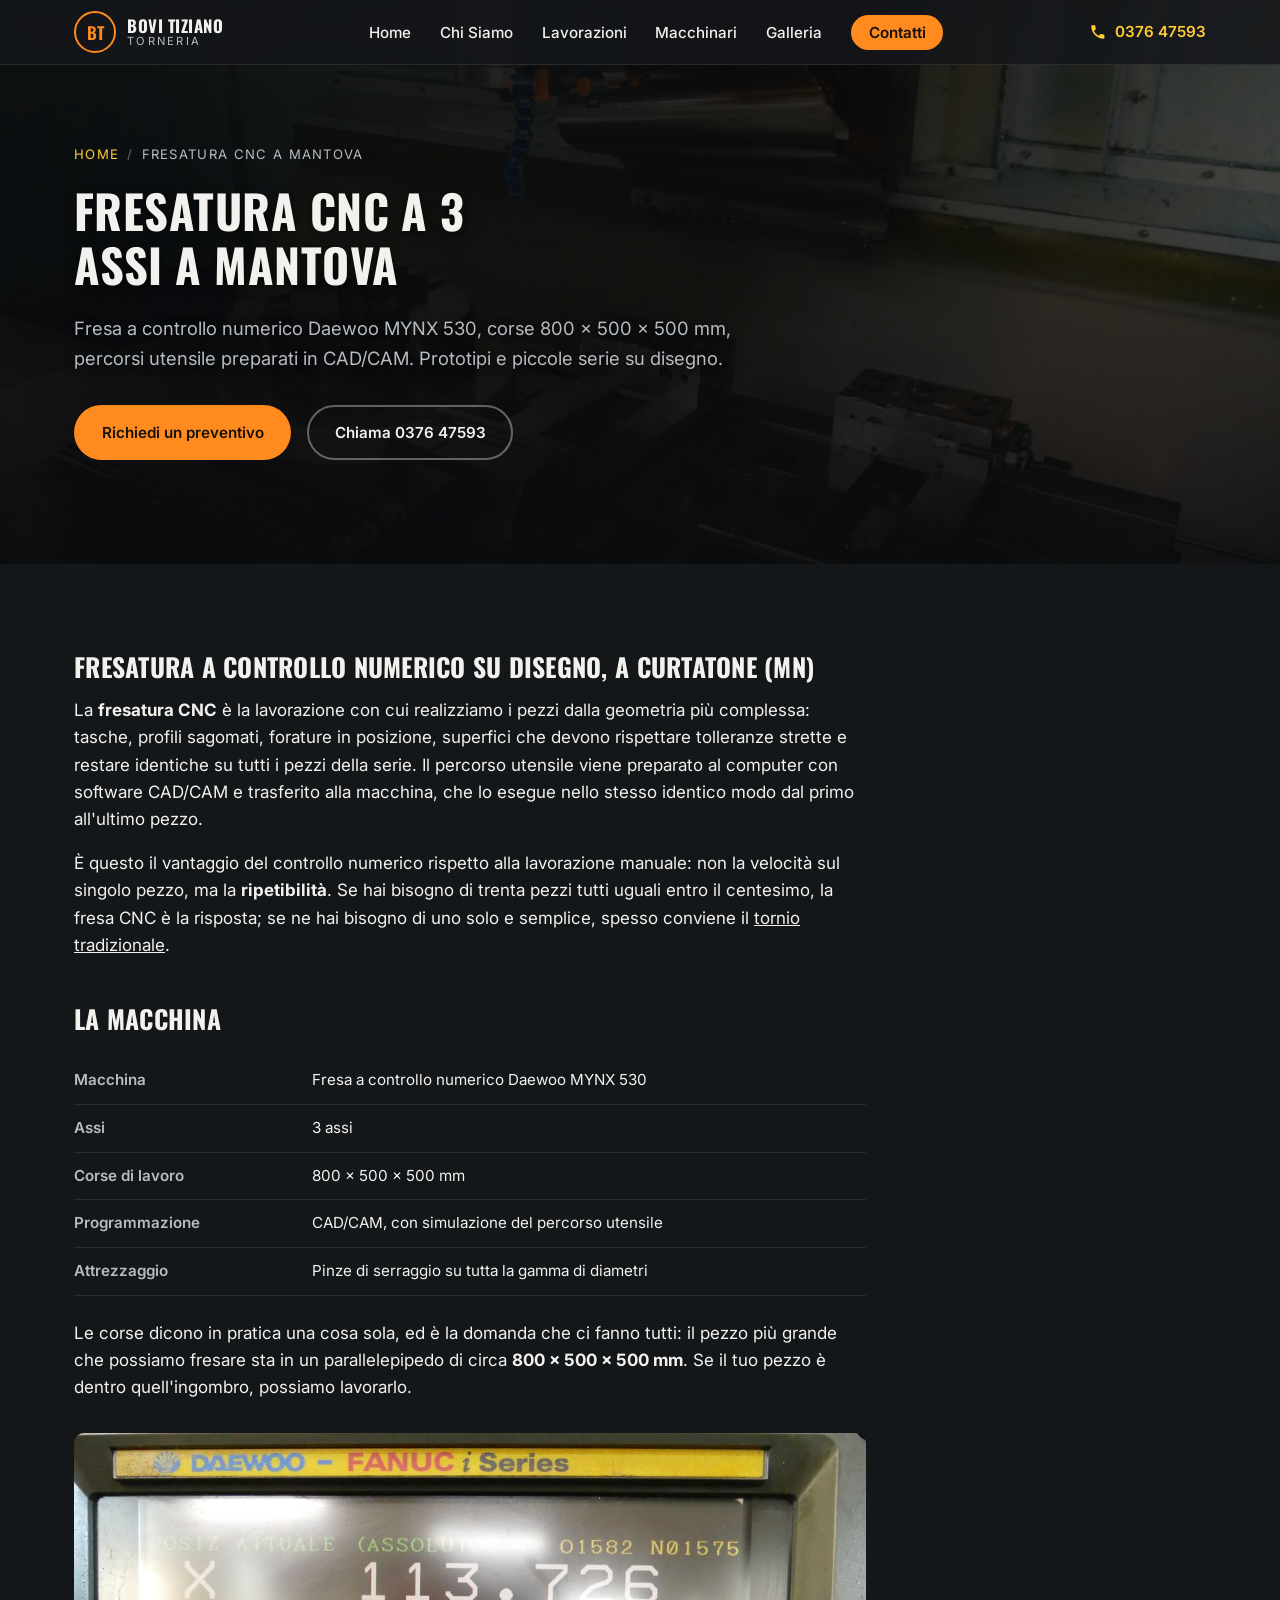
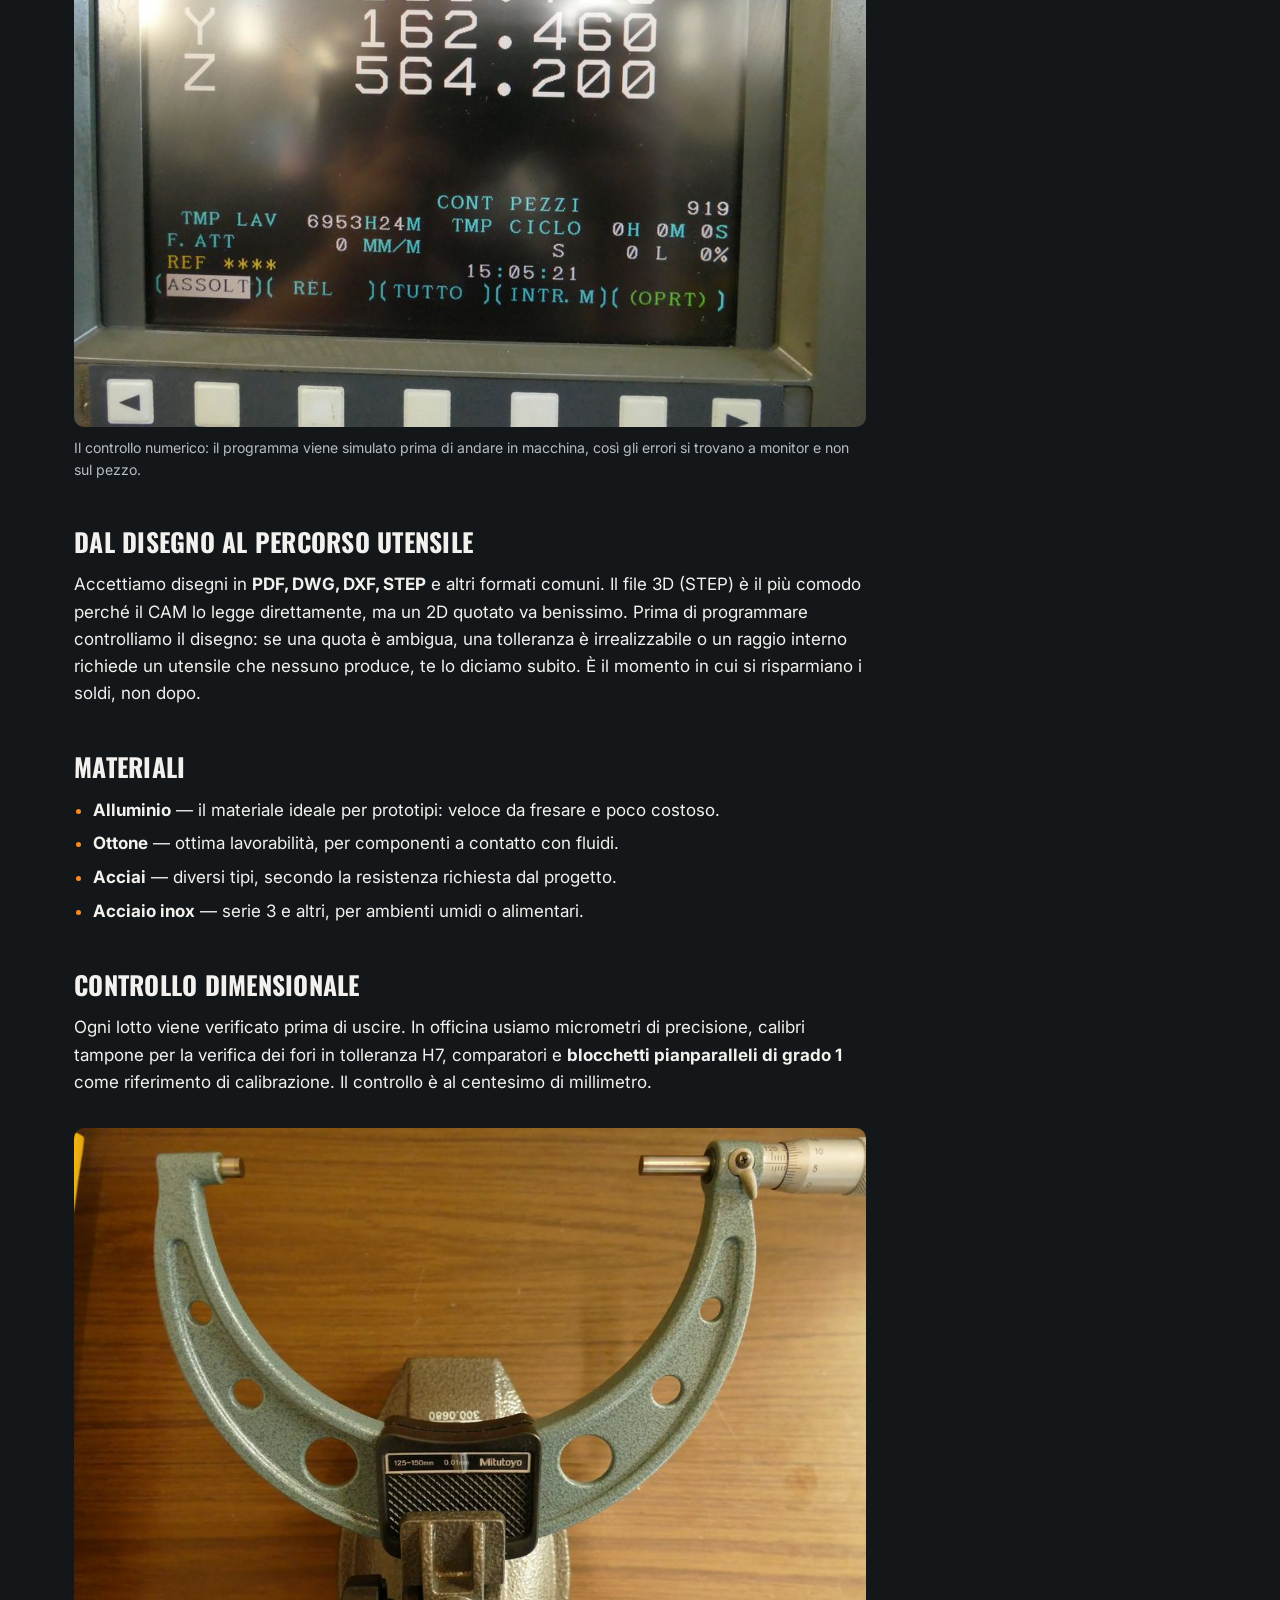
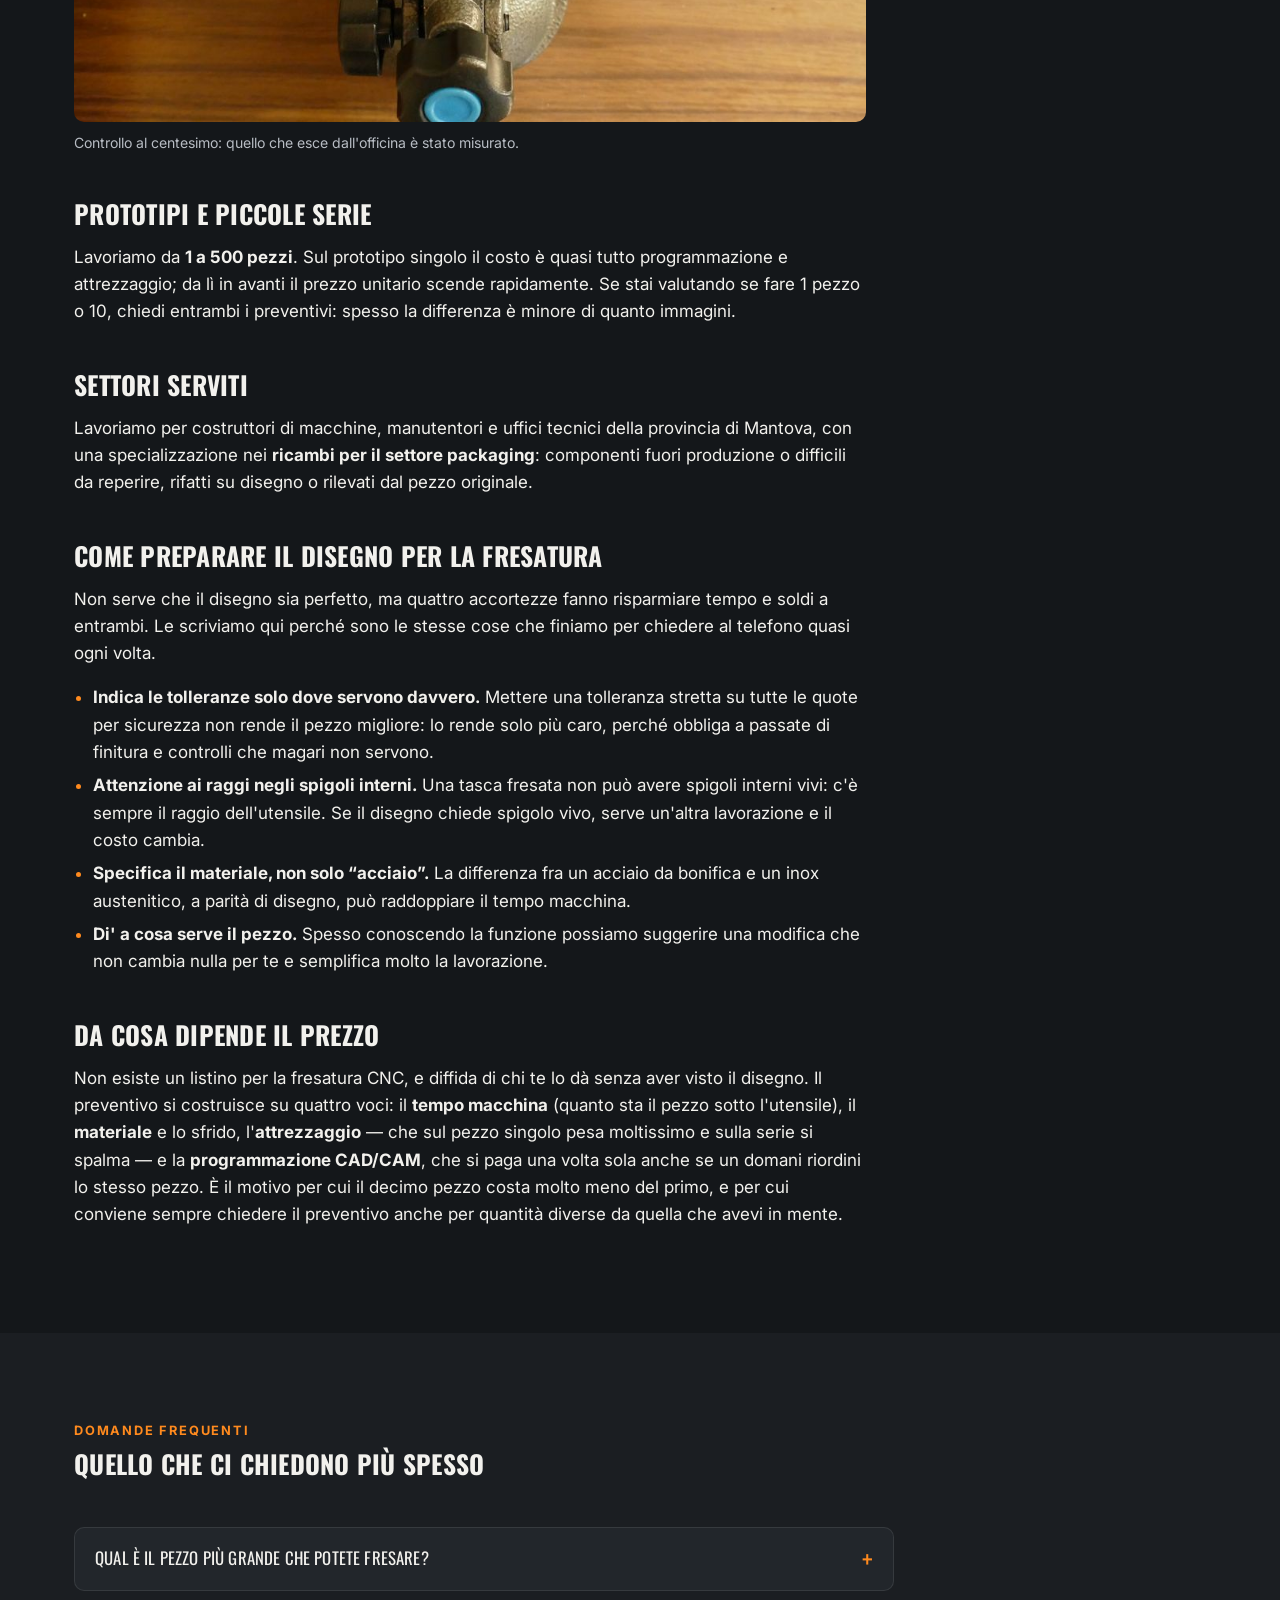
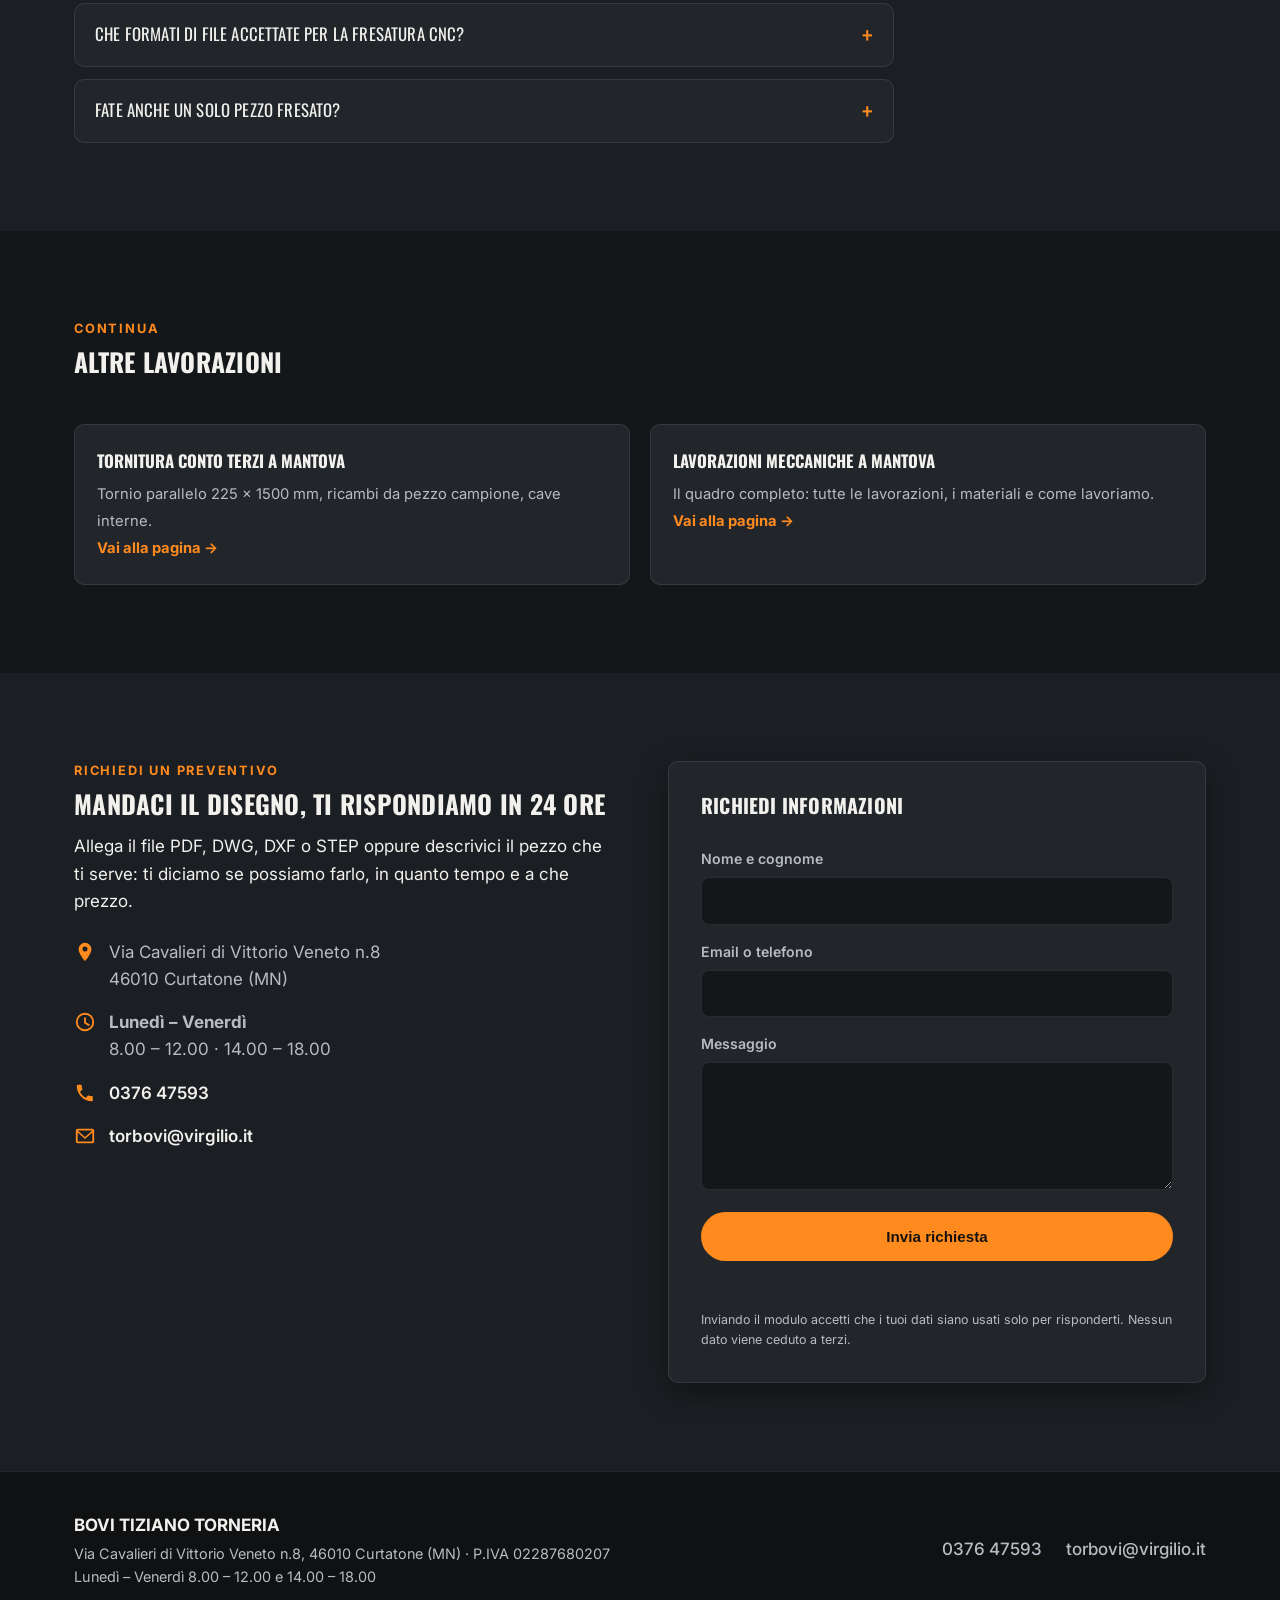
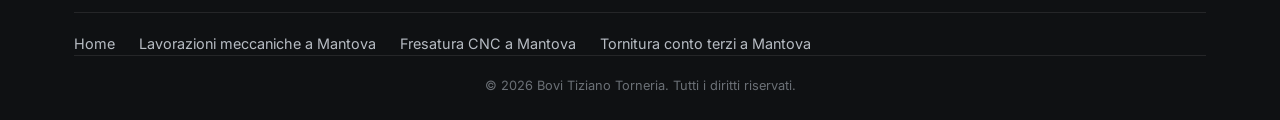
<file: fresatura-cnc-mantova.html>
<!DOCTYPE html>
<html lang="it">
<head>
<meta charset="UTF-8">
<meta name="viewport" content="width=device-width, initial-scale=1.0">
<title>Fresatura CNC a Mantova — lavorazioni a 3 assi conto terzi | Bovi Tiziano Torneria</title>
<meta name="description" content="Fresatura CNC a 3 assi conto terzi a Mantova: programmazione CAD/CAM, corse 800 x 500 x 500 mm, alluminio, ottone, acciaio e inox. Prototipi e serie da 1 a 500 pezzi. Officina a Curtatone (MN).">
<link rel="canonical" href="https://www.torneriabovi.it/fresatura-cnc-mantova.html">

<meta property="og:type" content="article">
<meta property="og:site_name" content="Bovi Tiziano Torneria">
<meta property="og:locale" content="it_IT">
<meta property="og:url" content="https://www.torneriabovi.it/fresatura-cnc-mantova.html">
<meta property="og:title" content="Fresatura CNC a 3 assi a Mantova &mdash; Bovi Tiziano Torneria">
<meta property="og:description" content="Fresatura CNC a 3 assi conto terzi a Mantova: programmazione CAD/CAM, corse 800 x 500 x 500 mm, alluminio, ottone, acciaio e inox. Prototipi e serie da 1 a 500 pezzi. Officina a Curtatone (MN).">
<meta property="og:image" content="https://www.torneriabovi.it/images/og-cover.jpg">
<meta property="og:image:width" content="1200">
<meta property="og:image:height" content="630">
<meta name="twitter:card" content="summary_large_image">
<meta name="twitter:image" content="https://www.torneriabovi.it/images/og-cover.jpg">

<link rel="icon" href="data:image/svg+xml,%3Csvg xmlns='http://www.w3.org/2000/svg' viewBox='0 0 100 100'%3E%3Ccircle cx='50' cy='50' r='46' fill='%231a1d21'/%3E%3Ccircle cx='50' cy='50' r='46' fill='none' stroke='%23ff8a00' stroke-width='6'/%3E%3Ccircle cx='50' cy='50' r='16' fill='none' stroke='%23ff8a00' stroke-width='7'/%3E%3C/svg%3E">
<link rel="preconnect" href="https://fonts.googleapis.com">
<link rel="preconnect" href="https://fonts.gstatic.com" crossorigin>
<link href="https://fonts.googleapis.com/css2?family=Oswald:wght@500;600;700&family=Inter:wght@400;500;600;700&display=swap" rel="stylesheet">

<!-- Dati strutturati della pagina: scheda servizio, briciole di pane e domande
     frequenti. La scheda azienda completa sta nella home. -->
<script type="application/ld+json">
{
  "@context": "https://schema.org",
  "@graph": [
    {
      "@type": "WebPage",
      "@id": "https://www.torneriabovi.it/fresatura-cnc-mantova.html#pagina",
      "url": "https://www.torneriabovi.it/fresatura-cnc-mantova.html",
      "name": "Fresatura CNC a Mantova — lavorazioni a 3 assi conto terzi | Bovi Tiziano Torneria",
      "description": "Fresatura CNC a 3 assi conto terzi a Mantova: programmazione CAD/CAM, corse 800 x 500 x 500 mm, alluminio, ottone, acciaio e inox. Prototipi e serie da 1 a 500 pezzi. Officina a Curtatone (MN).",
      "inLanguage": "it-IT",
      "isPartOf": {
        "@id": "https://www.torneriabovi.it/#sito"
      },
      "about": {
        "@id": "https://www.torneriabovi.it/#azienda"
      },
      "primaryImageOfPage": "https://www.torneriabovi.it/images/macchinario-cnc-1.jpg"
    },
    {
      "@type": "BreadcrumbList",
      "@id": "https://www.torneriabovi.it/fresatura-cnc-mantova.html#briciole",
      "itemListElement": [
        {
          "@type": "ListItem",
          "position": 1,
          "name": "Home",
          "item": "https://www.torneriabovi.it/"
        },
        {
          "@type": "ListItem",
          "position": 2,
          "name": "Fresatura CNC a Mantova",
          "item": "https://www.torneriabovi.it/fresatura-cnc-mantova.html"
        }
      ]
    },
    {
      "@type": "Service",
      "@id": "https://www.torneriabovi.it/fresatura-cnc-mantova.html#servizio",
      "name": "Fresatura CNC a 3 assi",
      "description": "Fresatura CNC a 3 assi conto terzi a Mantova, con programmazione CAD/CAM e corse di lavoro 800 x 500 x 500 mm.",
      "serviceType": "Fresatura CNC a 3 assi",
      "provider": {
        "@type": "LocalBusiness",
        "@id": "https://www.torneriabovi.it/#azienda",
        "name": "Bovi Tiziano Torneria",
        "url": "https://www.torneriabovi.it/",
        "telephone": "+39037647593",
        "email": "torbovi@virgilio.it",
        "address": {
          "@type": "PostalAddress",
          "streetAddress": "Via Cavalieri di Vittorio Veneto 8",
          "postalCode": "46010",
          "addressLocality": "Curtatone",
          "addressRegion": "MN",
          "addressCountry": "IT"
        }
      },
      "areaServed": [
        {
          "@type": "City",
          "name": "Mantova"
        },
        {
          "@type": "AdministrativeArea",
          "name": "Provincia di Mantova"
        }
      ],
      "url": "https://www.torneriabovi.it/fresatura-cnc-mantova.html"
    },
    {
      "@type": "FAQPage",
      "@id": "https://www.torneriabovi.it/fresatura-cnc-mantova.html#faq",
      "mainEntity": [
        {
          "@type": "Question",
          "name": "Qual è il pezzo più grande che potete fresare?",
          "acceptedAnswer": {
            "@type": "Answer",
            "text": "Le corse della fresa Daewoo MYNX 530 sono 800 x 500 x 500 mm: se il pezzo sta in quell'ingombro possiamo lavorarlo."
          }
        },
        {
          "@type": "Question",
          "name": "Che formati di file accettate per la fresatura CNC?",
          "acceptedAnswer": {
            "@type": "Answer",
            "text": "PDF, DWG, DXF e STEP, oltre ad altri formati comuni. Il file 3D STEP è il più comodo perché il CAM lo legge direttamente, ma un disegno 2D quotato va benissimo."
          }
        },
        {
          "@type": "Question",
          "name": "Fate anche un solo pezzo fresato?",
          "acceptedAnswer": {
            "@type": "Answer",
            "text": "Sì, senza minimi d'ordine: lavoriamo da 1 a 500 pezzi. Sul pezzo singolo il costo è quasi tutto programmazione e attrezzaggio."
          }
        }
      ]
    }
  ]
}
</script>

<link rel="stylesheet" href="css/style.css">
</head>
<body>

<a class="skip-link" href="#contenuto">Vai al contenuto</a>

<header class="site-header" id="site-header">
  <div class="container header-inner">
    <a href="index.html" class="brand">
      <span class="brand-mark" aria-hidden="true">BT</span>
      <span class="brand-text">
        <strong>BOVI TIZIANO</strong>
        <small>TORNERIA</small>
      </span>
    </a>

    <nav class="main-nav" id="main-nav" aria-label="Menu principale">
      <ul>
        <li><a href="index.html">Home</a></li>
        <li><a href="index.html#chi-siamo">Chi Siamo</a></li>
        <li><a href="index.html#lavorazioni">Lavorazioni</a></li>
        <li><a href="index.html#macchinari">Macchinari</a></li>
        <li><a href="index.html#galleria">Galleria</a></li>
        <li><a href="#contatti" class="nav-cta">Contatti</a></li>
      </ul>
    </nav>

    <div class="header-actions">
      <a href="tel:+39037647593" class="phone-pill" aria-label="Chiama 0376 47593">
        <svg viewBox="0 0 24 24" width="18" height="18" aria-hidden="true"><path fill="currentColor" d="M6.6 10.8c1.4 2.7 3.6 4.9 6.3 6.3l2.1-2.1c.3-.3.7-.4 1-.2 1.1.4 2.3.6 3.5.6.6 0 1 .4 1 1V20c0 .6-.4 1-1 1C10.6 21 3 13.4 3 4c0-.6.4-1 1-1h3.5c.6 0 1 .4 1 1 0 1.2.2 2.4.6 3.5.1.4 0 .8-.2 1L6.6 10.8z"/></svg>
        <span>0376 47593</span>
      </a>
      <button class="menu-toggle" id="menu-toggle" aria-label="Apri menu" aria-expanded="false" aria-controls="main-nav">
        <span></span><span></span><span></span>
      </button>
    </div>
  </div>
</header>

<main id="contenuto">

  <section class="page-hero">
    <div class="hero-bg" style="background-image:url('images/macchinario-cnc-1.jpg');" role="img" aria-label="Centro di fresatura CNC a 3 assi nell'officina Bovi Tiziano Torneria"></div>
    <div class="hero-overlay"></div>
    <div class="container">
      <ol class="breadcrumb">
        <li><a href="index.html">Home</a></li>
        <li>Fresatura CNC a Mantova</li>
      </ol>
      <h1>Fresatura CNC a 3 assi a Mantova</h1>
      <p class="hero-sub">Fresa a controllo numerico Daewoo MYNX 530, corse 800 x 500 x 500 mm, percorsi utensile preparati in CAD/CAM. Prototipi e piccole serie su disegno.</p>
      <div class="hero-actions">
        <a href="#contatti" class="btn btn-primary">Richiedi un preventivo</a>
        <a href="tel:+39037647593" class="btn btn-ghost">Chiama 0376 47593</a>
      </div>
    </div>
  </section>

  <section class="section">
    <div class="container">
      <div class="prose reveal">
        <h2>Fresatura a controllo numerico su disegno, a Curtatone (MN)</h2>
        <p>La <strong>fresatura CNC</strong> &egrave; la lavorazione con cui realizziamo i pezzi
          dalla geometria pi&ugrave; complessa: tasche, profili sagomati, forature in posizione,
          superfici che devono rispettare tolleranze strette e restare identiche su tutti i pezzi
          della serie. Il percorso utensile viene preparato al computer con software CAD/CAM e
          trasferito alla macchina, che lo esegue nello stesso identico modo dal primo all&#39;ultimo pezzo.</p>
        <p>&Egrave; questo il vantaggio del controllo numerico rispetto alla lavorazione manuale:
          non la velocit&agrave; sul singolo pezzo, ma la <strong>ripetibilit&agrave;</strong>.
          Se hai bisogno di trenta pezzi tutti uguali entro il centesimo, la fresa CNC &egrave; la
          risposta; se ne hai bisogno di uno solo e semplice, spesso conviene il
          <a href="tornitura-conto-terzi-mantova.html">tornio tradizionale</a>.</p>

        <h2>La macchina</h2>
        <div class="spec-table-wrap">
          <table class="spec-table">
            <tbody>
              <tr><th>Macchina</th><td>Fresa a controllo numerico Daewoo MYNX 530</td></tr>
              <tr><th>Assi</th><td>3 assi</td></tr>
              <tr><th>Corse di lavoro</th><td>800 &times; 500 &times; 500 mm</td></tr>
              <tr><th>Programmazione</th><td>CAD/CAM, con simulazione del percorso utensile</td></tr>
              <tr><th>Attrezzaggio</th><td>Pinze di serraggio su tutta la gamma di diametri</td></tr>
            </tbody>
          </table>
        </div>
        <p>Le corse dicono in pratica una cosa sola, ed &egrave; la domanda che ci fanno tutti:
          il pezzo pi&ugrave; grande che possiamo fresare sta in un parallelepipedo di circa
          <strong>800 &times; 500 &times; 500 mm</strong>. Se il tuo pezzo &egrave; dentro
          quell&#39;ingombro, possiamo lavorarlo.</p>

        <figure>
          <img src="images/macchinario-cnc-controllo.jpg" alt="Pannello del controllo numerico della fresa durante la lavorazione" loading="lazy">
          <figcaption>Il controllo numerico: il programma viene simulato prima di andare in macchina,
            cos&igrave; gli errori si trovano a monitor e non sul pezzo.</figcaption>
        </figure>

        <h2>Dal disegno al percorso utensile</h2>
        <p>Accettiamo disegni in <strong>PDF, DWG, DXF, STEP</strong> e altri formati comuni.
          Il file 3D (STEP) &egrave; il pi&ugrave; comodo perch&eacute; il CAM lo legge direttamente,
          ma un 2D quotato va benissimo. Prima di programmare controlliamo il disegno: se una quota
          &egrave; ambigua, una tolleranza &egrave; irrealizzabile o un raggio interno richiede un
          utensile che nessuno produce, te lo diciamo subito. &Egrave; il momento in cui si
          risparmiano i soldi, non dopo.</p>

        <h2>Materiali</h2>
        <ul>
          <li><strong>Alluminio</strong> &mdash; il materiale ideale per prototipi: veloce da fresare e poco costoso.</li>
          <li><strong>Ottone</strong> &mdash; ottima lavorabilit&agrave;, per componenti a contatto con fluidi.</li>
          <li><strong>Acciai</strong> &mdash; diversi tipi, secondo la resistenza richiesta dal progetto.</li>
          <li><strong>Acciaio inox</strong> &mdash; serie 3 e altri, per ambienti umidi o alimentari.</li>
        </ul>

        <h2>Controllo dimensionale</h2>
        <p>Ogni lotto viene verificato prima di uscire. In officina usiamo micrometri di precisione,
          calibri tampone per la verifica dei fori in tolleranza H7, comparatori e
          <strong>blocchetti pianparalleli di grado 1</strong> come riferimento di calibrazione.
          Il controllo &egrave; al centesimo di millimetro.</p>

        <figure>
          <img src="images/strumento-micrometro-1.jpg" alt="Micrometro di precisione usato per il controllo dimensionale dei pezzi fresati" loading="lazy">
          <figcaption>Controllo al centesimo: quello che esce dall&#39;officina &egrave; stato misurato.</figcaption>
        </figure>

        <h2>Prototipi e piccole serie</h2>
        <p>Lavoriamo da <strong>1 a 500 pezzi</strong>. Sul prototipo singolo il costo &egrave;
          quasi tutto programmazione e attrezzaggio; da lì in avanti il prezzo unitario scende
          rapidamente. Se stai valutando se fare 1 pezzo o 10, chiedi entrambi i preventivi: spesso
          la differenza &egrave; minore di quanto immagini.</p>

        <h2>Settori serviti</h2>
        <p>Lavoriamo per costruttori di macchine, manutentori e uffici tecnici della provincia di
          Mantova, con una specializzazione nei <strong>ricambi per il settore packaging</strong>:
          componenti fuori produzione o difficili da reperire, rifatti su disegno o rilevati dal
          pezzo originale.</p>

        <h2>Come preparare il disegno per la fresatura</h2>
        <p>Non serve che il disegno sia perfetto, ma quattro accortezze fanno risparmiare tempo e
          soldi a entrambi. Le scriviamo qui perch&eacute; sono le stesse cose che finiamo per
          chiedere al telefono quasi ogni volta.</p>
        <ul>
          <li><strong>Indica le tolleranze solo dove servono davvero.</strong> Mettere una
            tolleranza stretta su tutte le quote per sicurezza non rende il pezzo migliore: lo rende
            solo pi&ugrave; caro, perch&eacute; obbliga a passate di finitura e controlli che magari
            non servono.</li>
          <li><strong>Attenzione ai raggi negli spigoli interni.</strong> Una tasca fresata non pu&ograve;
            avere spigoli interni vivi: c&#39;&egrave; sempre il raggio dell&#39;utensile. Se il disegno
            chiede spigolo vivo, serve un&#39;altra lavorazione e il costo cambia.</li>
          <li><strong>Specifica il materiale, non solo &ldquo;acciaio&rdquo;.</strong> La differenza fra un
            acciaio da bonifica e un inox austenitico, a parit&agrave; di disegno, pu&ograve; raddoppiare
            il tempo macchina.</li>
          <li><strong>Di&#39; a cosa serve il pezzo.</strong> Spesso conoscendo la funzione possiamo
            suggerire una modifica che non cambia nulla per te e semplifica molto la lavorazione.</li>
        </ul>

        <h2>Da cosa dipende il prezzo</h2>
        <p>Non esiste un listino per la fresatura CNC, e diffida di chi te lo d&agrave; senza aver
          visto il disegno. Il preventivo si costruisce su quattro voci: il <strong>tempo
          macchina</strong> (quanto sta il pezzo sotto l&#39;utensile), il <strong>materiale</strong>
          e lo sfrido, l&#39;<strong>attrezzaggio</strong> &mdash; che sul pezzo singolo pesa
          moltissimo e sulla serie si spalma &mdash; e la <strong>programmazione CAD/CAM</strong>,
          che si paga una volta sola anche se un domani riordini lo stesso pezzo. &Egrave; il motivo
          per cui il decimo pezzo costa molto meno del primo, e per cui conviene sempre chiedere il
          preventivo anche per quantit&agrave; diverse da quella che avevi in mente.</p>
      </div>
    </div>
  </section>

  <section class="section section-alt">
    <div class="container">
      <div class="section-head reveal">
        <p class="kicker">Domande frequenti</p>
        <h2>Quello che ci chiedono pi&ugrave; spesso</h2>
      </div>
      <div class="faq-list reveal">
        <details class="faq-item">
          <summary>Qual è il pezzo più grande che potete fresare?</summary>
          <p>Le corse della fresa Daewoo MYNX 530 sono 800 x 500 x 500 mm: se il pezzo sta in quell'ingombro possiamo lavorarlo.</p>
        </details>

        <details class="faq-item">
          <summary>Che formati di file accettate per la fresatura CNC?</summary>
          <p>PDF, DWG, DXF e STEP, oltre ad altri formati comuni. Il file 3D STEP è il più comodo perché il CAM lo legge direttamente, ma un disegno 2D quotato va benissimo.</p>
        </details>

        <details class="faq-item">
          <summary>Fate anche un solo pezzo fresato?</summary>
          <p>Sì, senza minimi d'ordine: lavoriamo da 1 a 500 pezzi. Sul pezzo singolo il costo è quasi tutto programmazione e attrezzaggio.</p>
        </details>
      </div>
    </div>
  </section>

  <section class="section">
    <div class="container">
      <div class="section-head reveal">
        <p class="kicker">Continua</p>
        <h2>Altre lavorazioni</h2>
      </div>
      <div class="cross-grid reveal">
        <a class="cross-card" href="tornitura-conto-terzi-mantova.html">
          <strong>Tornitura conto terzi a Mantova</strong>
          <span>Tornio parallelo 225 x 1500 mm, ricambi da pezzo campione, cave interne.</span><br>
          <span class="arrow">Vai alla pagina &rarr;</span>
        </a>
        <a class="cross-card" href="lavorazioni-meccaniche-mantova.html">
          <strong>Lavorazioni meccaniche a Mantova</strong>
          <span>Il quadro completo: tutte le lavorazioni, i materiali e come lavoriamo.</span><br>
          <span class="arrow">Vai alla pagina &rarr;</span>
        </a>
      </div>
    </div>
  </section>

  <section id="contatti" class="section cta-band">
    <div class="container split split-contact">
      <div class="split-text reveal">
        <p class="kicker">Richiedi un preventivo</p>
        <h2>Mandaci il disegno, ti rispondiamo in 24 ore</h2>
        <p>Allega il file PDF, DWG, DXF o STEP oppure descrivici il pezzo che ti serve:
          ti diciamo se possiamo farlo, in quanto tempo e a che prezzo.</p>

        <ul class="contact-list">
          <li><svg viewBox="0 0 24 24" width="22" height="22" aria-hidden="true"><path fill="currentColor" d="M12 2a7 7 0 0 0-7 7c0 5.2 7 13 7 13s7-7.8 7-13a7 7 0 0 0-7-7zm0 9.5A2.5 2.5 0 1 1 12 6a2.5 2.5 0 0 1 0 5.5z"/></svg><span>Via Cavalieri di Vittorio Veneto n.8<br>46010 Curtatone (MN)</span></li>
          <li><svg viewBox="0 0 24 24" width="22" height="22" aria-hidden="true"><path fill="currentColor" d="M12 2a10 10 0 1 0 0 20 10 10 0 0 0 0-20zm0 18a8 8 0 1 1 0-16 8 8 0 0 1 0 16zm1-13h-2v6.4l5.2 3.1 1-1.7-4.2-2.5V7z"/></svg><span><strong>Luned&igrave; &ndash; Venerd&igrave;</strong><br>8.00 &ndash; 12.00 &middot; 14.00 &ndash; 18.00</span></li>
          <li><svg viewBox="0 0 24 24" width="22" height="22" aria-hidden="true"><path fill="currentColor" d="M6.6 10.8c1.4 2.7 3.6 4.9 6.3 6.3l2.1-2.1c.3-.3.7-.4 1-.2 1.1.4 2.3.6 3.5.6.6 0 1 .4 1 1V20c0 .6-.4 1-1 1C10.6 21 3 13.4 3 4c0-.6.4-1 1-1h3.5c.6 0 1 .4 1 1 0 1.2.2 2.4.6 3.5.1.4 0 .8-.2 1L6.6 10.8z"/></svg><a href="tel:+39037647593">0376 47593</a></li>
          <li><svg viewBox="0 0 24 24" width="22" height="22" aria-hidden="true"><path fill="currentColor" d="M4 4h16a2 2 0 0 1 2 2v12a2 2 0 0 1-2 2H4a2 2 0 0 1-2-2V6a2 2 0 0 1 2-2zm0 2v.01L12 13l8-6.99V6H4zm0 12h16V8.24l-8 6.99-8-6.99V18z"/></svg><a href="mailto:torbovi@virgilio.it">torbovi@virgilio.it</a></li>
        </ul>
      </div>

      <div class="split-media reveal">
        <form id="contact-form" class="contact-form" novalidate>
          <!-- Stessa chiave Web3Forms della home: vedi README.md, sezione 2 -->
          <input type="hidden" name="access_key" value="9c86e609-0ef0-4c03-8463-6ada2157b4fb">
          <input type="hidden" name="subject" value="Richiesta fresatura CNC dal sito Bovi Tiziano Torneria">
          <input type="checkbox" name="botcheck" class="hp-field" tabindex="-1" autocomplete="off">

          <h3>Richiedi informazioni</h3>

          <label for="form-nome">Nome e cognome</label>
          <input type="text" id="form-nome" name="nome" required autocomplete="name">

          <label for="form-contatto">Email o telefono</label>
          <input type="text" id="form-contatto" name="contatto" required autocomplete="email">

          <label for="form-messaggio">Messaggio</label>
          <textarea id="form-messaggio" name="messaggio" rows="5" required></textarea>

          <button type="submit" class="btn btn-primary btn-block">Invia richiesta</button>

          <p class="form-status" id="form-status" role="status" aria-live="polite"></p>
          <p class="form-privacy">Inviando il modulo accetti che i tuoi dati siano usati
            solo per risponderti. Nessun dato viene ceduto a terzi.</p>
        </form>
      </div>
    </div>
  </section>

</main>

<footer class="site-footer">
  <div class="container footer-inner">
    <div>
      <strong>BOVI TIZIANO TORNERIA</strong>
      <p>Via Cavalieri di Vittorio Veneto n.8, 46010 Curtatone (MN) &middot; P.IVA 02287680207<br>
        Luned&igrave; &ndash; Venerd&igrave; 8.00 &ndash; 12.00 e 14.00 &ndash; 18.00</p>
    </div>
    <div class="footer-links">
      <a href="tel:+39037647593">0376 47593</a>
      <a href="mailto:torbovi@virgilio.it">torbovi@virgilio.it</a>
    </div>
  </div>
  <div class="container">
    <nav class="footer-pages" aria-label="Pagine del sito">
      <a href="index.html">Home</a>
      <a href="lavorazioni-meccaniche-mantova.html">Lavorazioni meccaniche a Mantova</a>
      <a href="fresatura-cnc-mantova.html">Fresatura CNC a Mantova</a>
      <a href="tornitura-conto-terzi-mantova.html">Tornitura conto terzi a Mantova</a>
    </nav>
    <p class="footer-copy">&copy; <span id="year"></span> Bovi Tiziano Torneria. Tutti i diritti riservati.</p>
  </div>
</footer>

<button id="back-to-top" class="back-to-top" aria-label="Torna in cima">&uarr;</button>

<script src="js/main.js"></script>
</body>
</html>
</file>
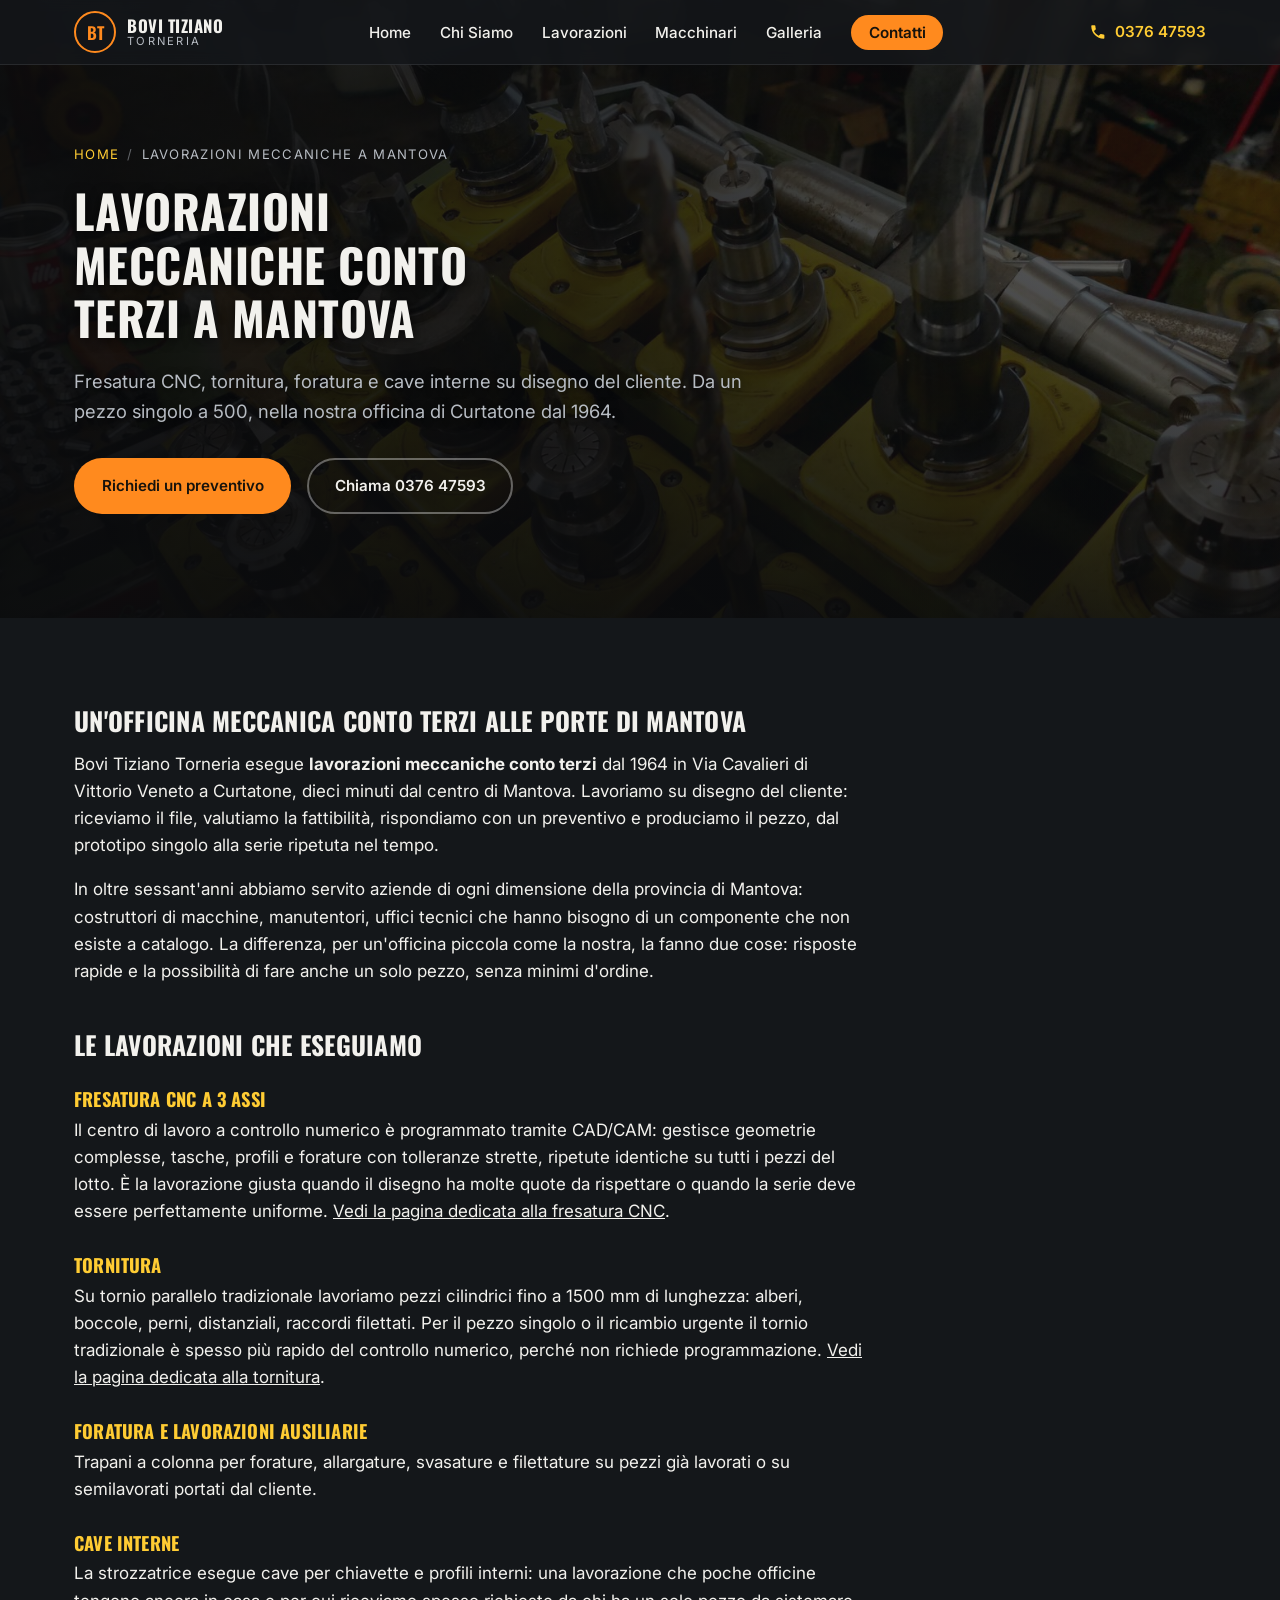
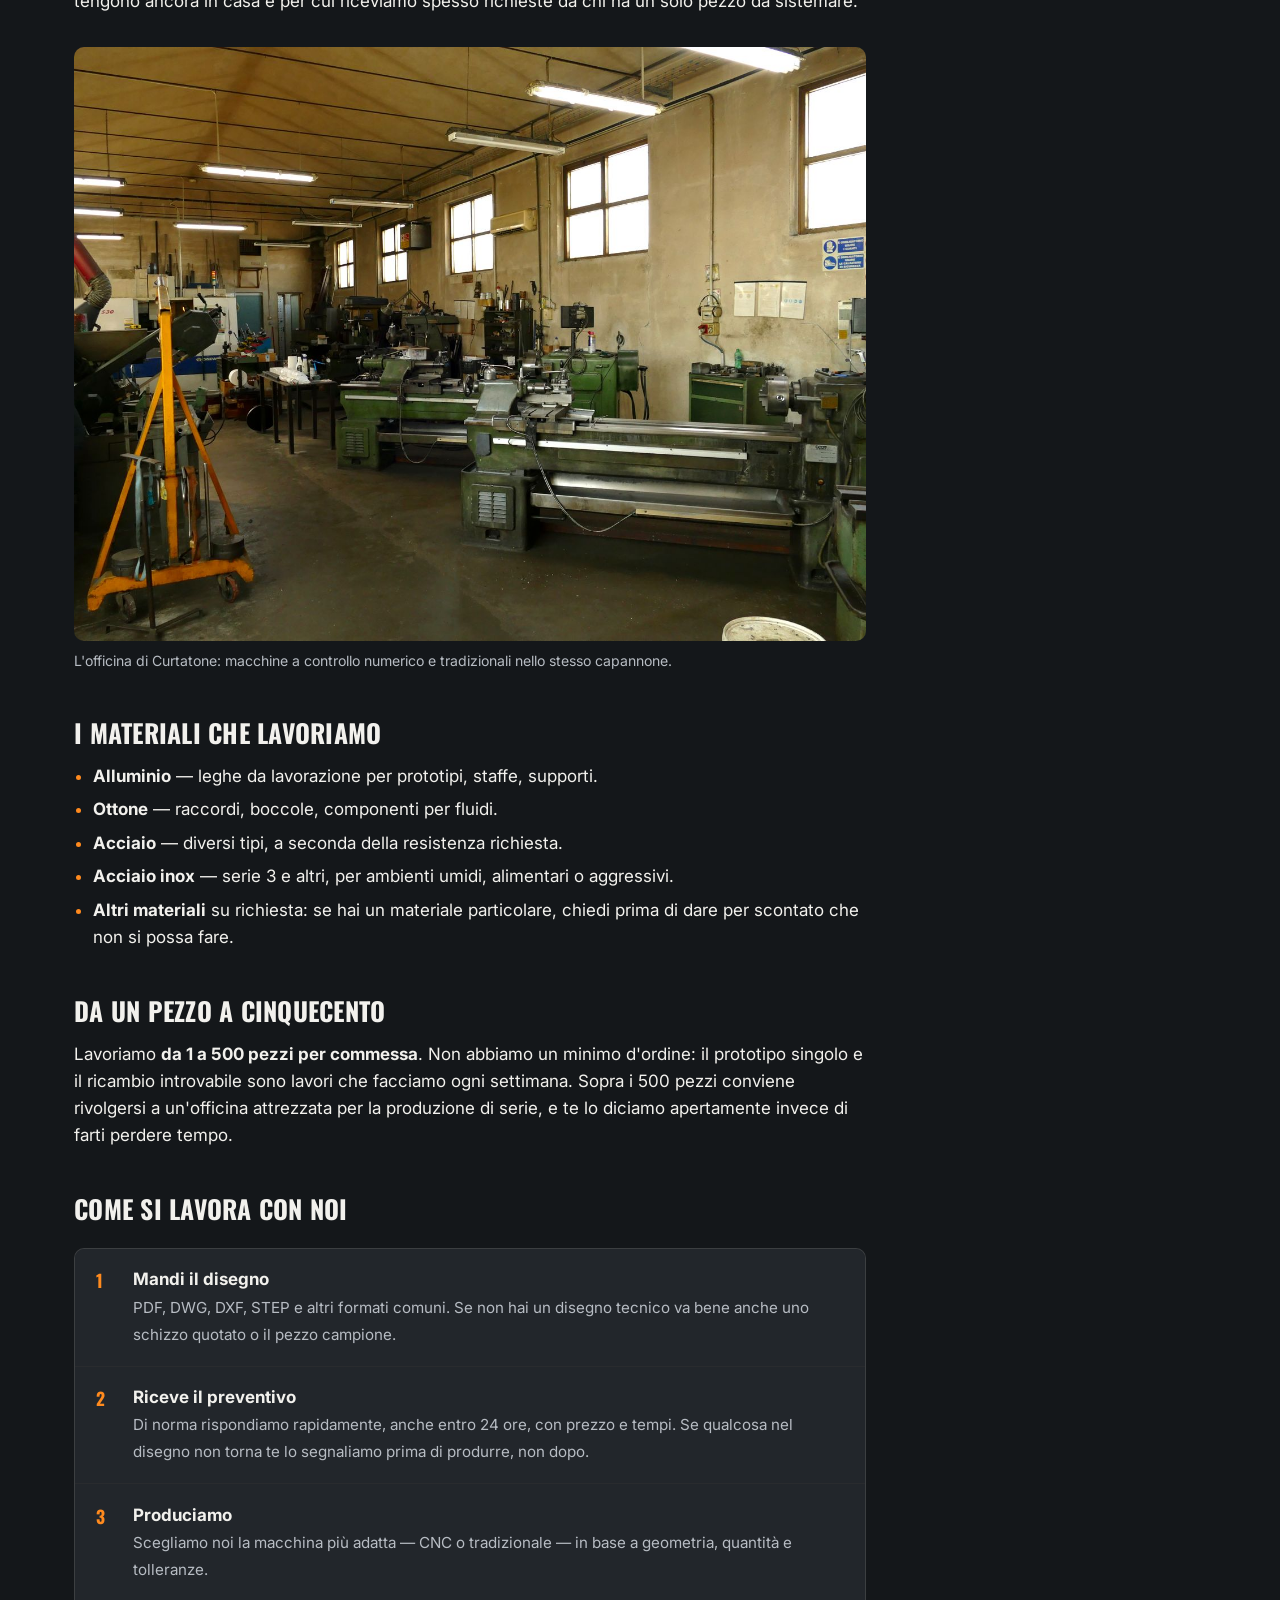
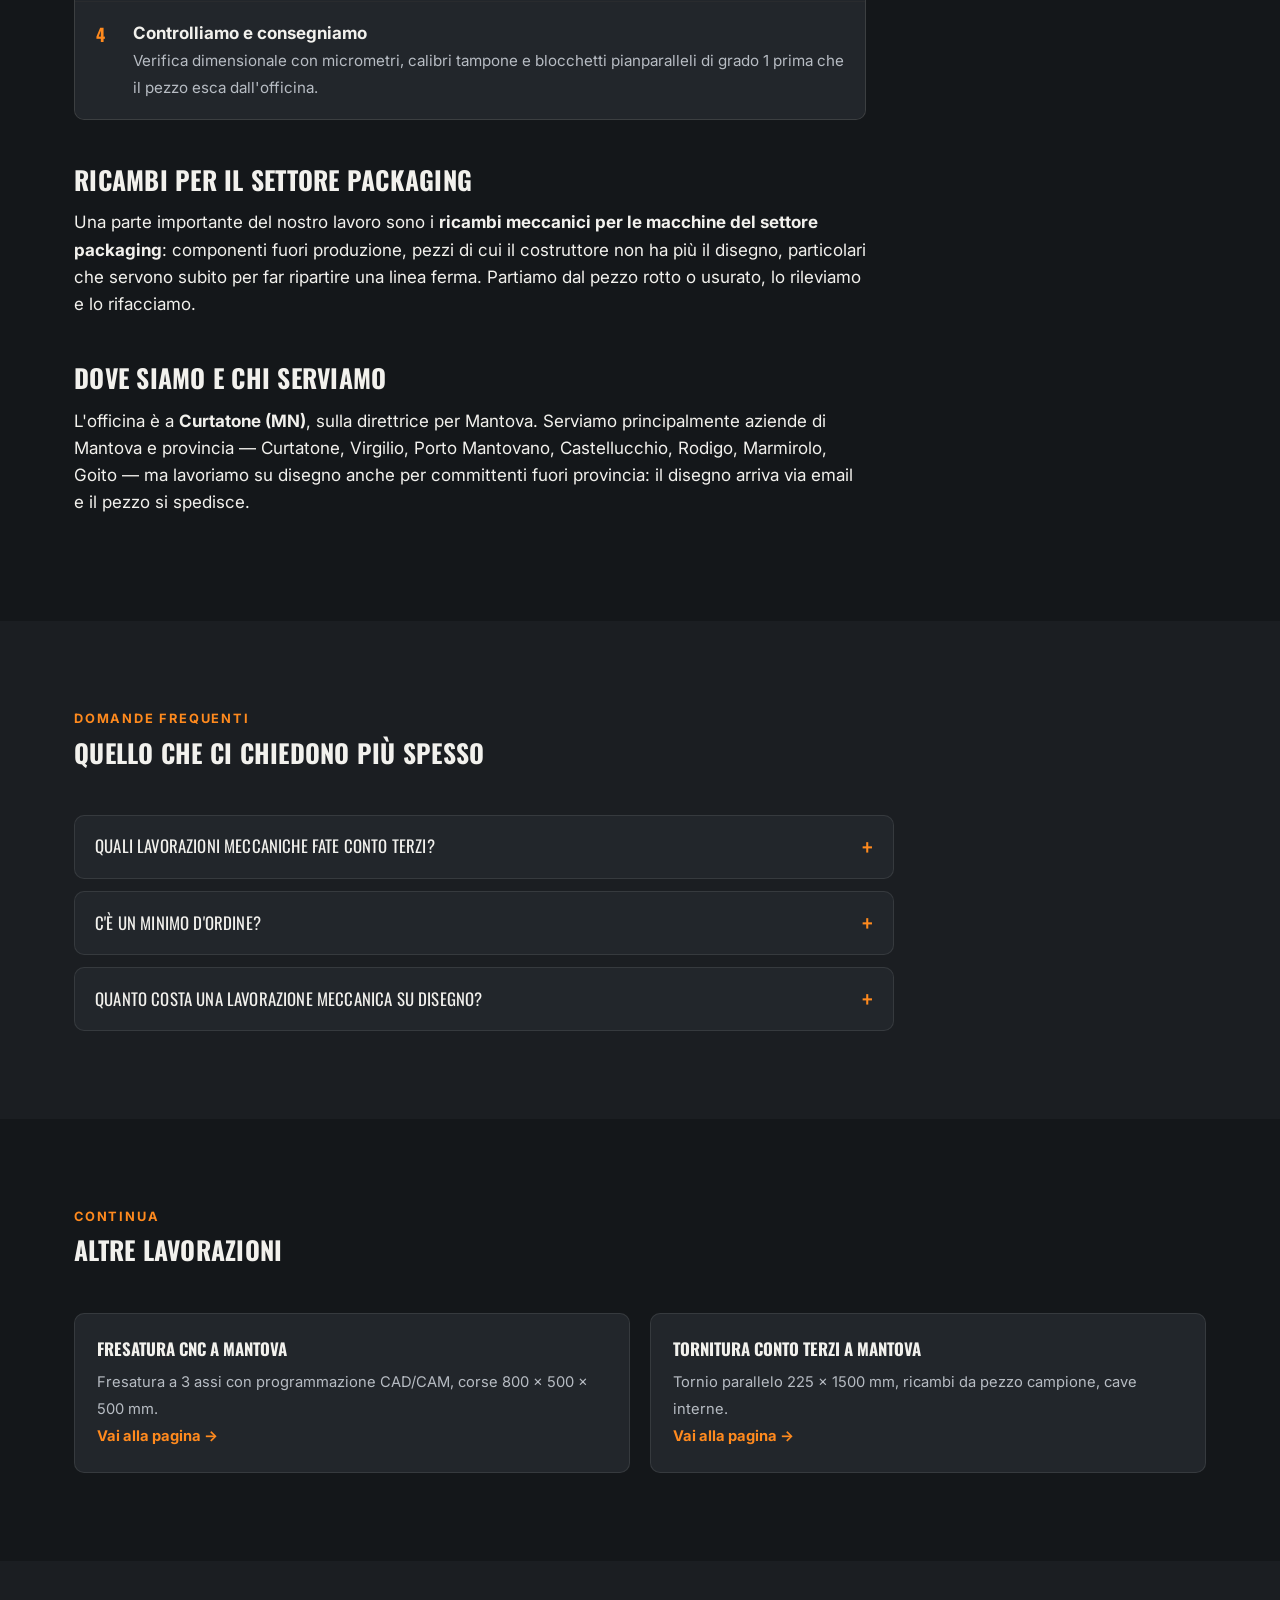
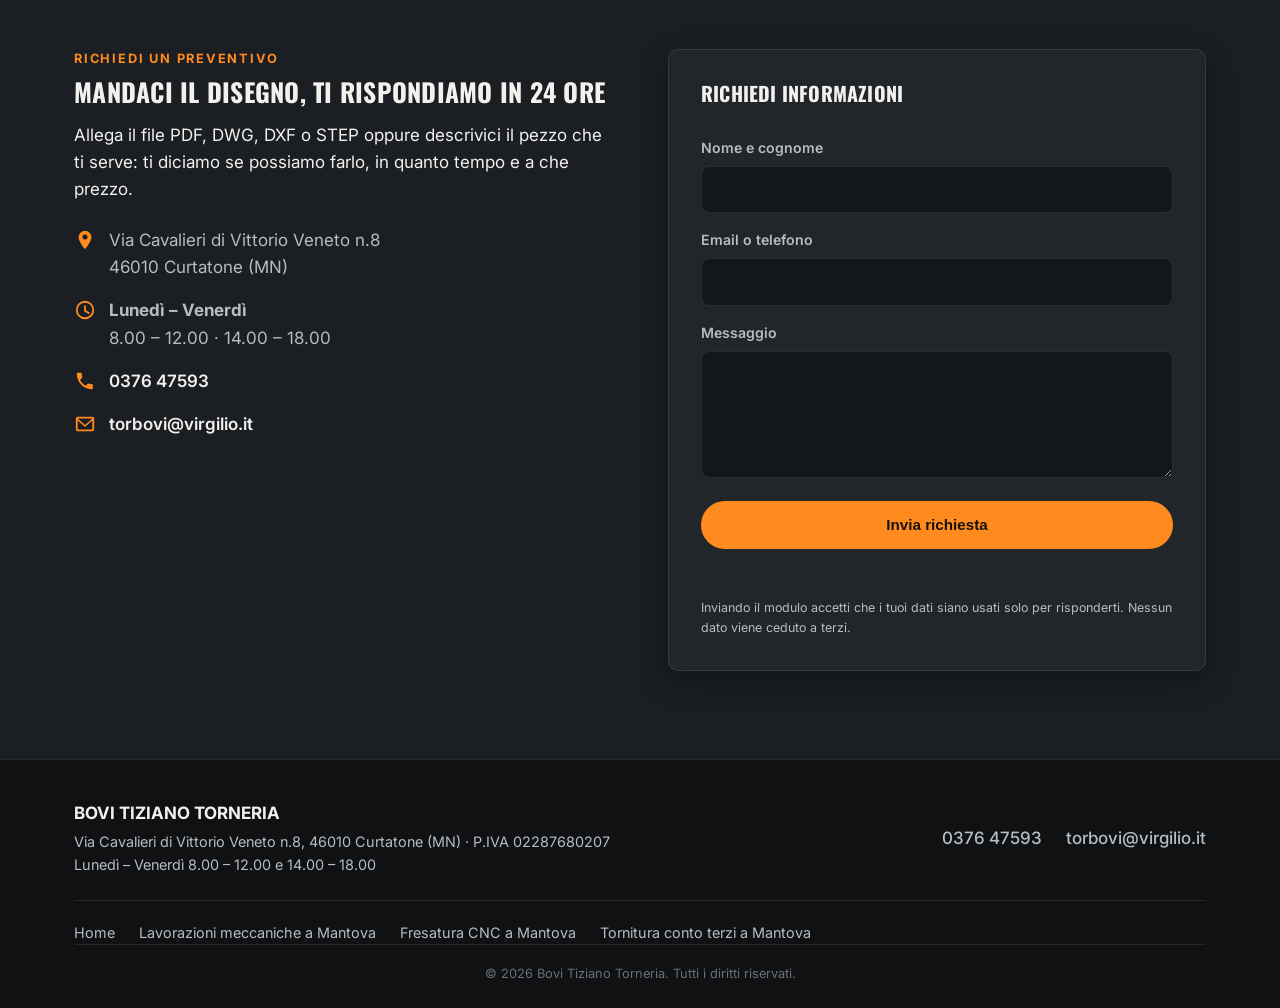
<file: lavorazioni-meccaniche-mantova.html>
<!DOCTYPE html>
<html lang="it">
<head>
<meta charset="UTF-8">
<meta name="viewport" content="width=device-width, initial-scale=1.0">
<title>Lavorazioni meccaniche a Mantova — conto terzi su disegno | Bovi Tiziano Torneria</title>
<meta name="description" content="Lavorazioni meccaniche conto terzi a Mantova: fresatura CNC, tornitura, foratura e cave interne su disegno. Da 1 a 500 pezzi, alluminio, ottone, acciaio e inox. Officina a Curtatone (MN) dal 1964, preventivi in 24 ore.">
<link rel="canonical" href="https://www.torneriabovi.it/lavorazioni-meccaniche-mantova.html">

<meta property="og:type" content="article">
<meta property="og:site_name" content="Bovi Tiziano Torneria">
<meta property="og:locale" content="it_IT">
<meta property="og:url" content="https://www.torneriabovi.it/lavorazioni-meccaniche-mantova.html">
<meta property="og:title" content="Lavorazioni meccaniche conto terzi a Mantova &mdash; Bovi Tiziano Torneria">
<meta property="og:description" content="Lavorazioni meccaniche conto terzi a Mantova: fresatura CNC, tornitura, foratura e cave interne su disegno. Da 1 a 500 pezzi, alluminio, ottone, acciaio e inox. Officina a Curtatone (MN) dal 1964, preventivi in 24 ore.">
<meta property="og:image" content="https://www.torneriabovi.it/images/og-cover.jpg">
<meta property="og:image:width" content="1200">
<meta property="og:image:height" content="630">
<meta name="twitter:card" content="summary_large_image">
<meta name="twitter:image" content="https://www.torneriabovi.it/images/og-cover.jpg">

<link rel="icon" href="data:image/svg+xml,%3Csvg xmlns='http://www.w3.org/2000/svg' viewBox='0 0 100 100'%3E%3Ccircle cx='50' cy='50' r='46' fill='%231a1d21'/%3E%3Ccircle cx='50' cy='50' r='46' fill='none' stroke='%23ff8a00' stroke-width='6'/%3E%3Ccircle cx='50' cy='50' r='16' fill='none' stroke='%23ff8a00' stroke-width='7'/%3E%3C/svg%3E">
<link rel="preconnect" href="https://fonts.googleapis.com">
<link rel="preconnect" href="https://fonts.gstatic.com" crossorigin>
<link href="https://fonts.googleapis.com/css2?family=Oswald:wght@500;600;700&family=Inter:wght@400;500;600;700&display=swap" rel="stylesheet">

<!-- Dati strutturati della pagina: scheda servizio, briciole di pane e domande
     frequenti. La scheda azienda completa sta nella home. -->
<script type="application/ld+json">
{
  "@context": "https://schema.org",
  "@graph": [
    {
      "@type": "WebPage",
      "@id": "https://www.torneriabovi.it/lavorazioni-meccaniche-mantova.html#pagina",
      "url": "https://www.torneriabovi.it/lavorazioni-meccaniche-mantova.html",
      "name": "Lavorazioni meccaniche a Mantova — conto terzi su disegno | Bovi Tiziano Torneria",
      "description": "Lavorazioni meccaniche conto terzi a Mantova: fresatura CNC, tornitura, foratura e cave interne su disegno. Da 1 a 500 pezzi, alluminio, ottone, acciaio e inox. Officina a Curtatone (MN) dal 1964, preventivi in 24 ore.",
      "inLanguage": "it-IT",
      "isPartOf": {
        "@id": "https://www.torneriabovi.it/#sito"
      },
      "about": {
        "@id": "https://www.torneriabovi.it/#azienda"
      },
      "primaryImageOfPage": "https://www.torneriabovi.it/images/officina-in-azione.jpg"
    },
    {
      "@type": "BreadcrumbList",
      "@id": "https://www.torneriabovi.it/lavorazioni-meccaniche-mantova.html#briciole",
      "itemListElement": [
        {
          "@type": "ListItem",
          "position": 1,
          "name": "Home",
          "item": "https://www.torneriabovi.it/"
        },
        {
          "@type": "ListItem",
          "position": 2,
          "name": "Lavorazioni meccaniche a Mantova",
          "item": "https://www.torneriabovi.it/lavorazioni-meccaniche-mantova.html"
        }
      ]
    },
    {
      "@type": "Service",
      "@id": "https://www.torneriabovi.it/lavorazioni-meccaniche-mantova.html#servizio",
      "name": "Lavorazioni meccaniche conto terzi",
      "description": "Lavorazioni meccaniche conto terzi su disegno a Mantova: fresatura CNC a 3 assi, tornitura, foratura e cave interne, da 1 a 500 pezzi.",
      "serviceType": "Lavorazioni meccaniche conto terzi",
      "provider": {
        "@type": "LocalBusiness",
        "@id": "https://www.torneriabovi.it/#azienda",
        "name": "Bovi Tiziano Torneria",
        "url": "https://www.torneriabovi.it/",
        "telephone": "+39037647593",
        "email": "torbovi@virgilio.it",
        "address": {
          "@type": "PostalAddress",
          "streetAddress": "Via Cavalieri di Vittorio Veneto 8",
          "postalCode": "46010",
          "addressLocality": "Curtatone",
          "addressRegion": "MN",
          "addressCountry": "IT"
        }
      },
      "areaServed": [
        {
          "@type": "City",
          "name": "Mantova"
        },
        {
          "@type": "AdministrativeArea",
          "name": "Provincia di Mantova"
        }
      ],
      "url": "https://www.torneriabovi.it/lavorazioni-meccaniche-mantova.html"
    },
    {
      "@type": "FAQPage",
      "@id": "https://www.torneriabovi.it/lavorazioni-meccaniche-mantova.html#faq",
      "mainEntity": [
        {
          "@type": "Question",
          "name": "Quali lavorazioni meccaniche fate conto terzi?",
          "acceptedAnswer": {
            "@type": "Answer",
            "text": "Fresatura CNC a 3 assi con programmazione CAD/CAM, tornitura su tornio parallelo, foratura con trapano a colonna e cave interne con strozzatrice. Lavoriamo alluminio, ottone, vari acciai e acciaio inox."
          }
        },
        {
          "@type": "Question",
          "name": "C'è un minimo d'ordine?",
          "acceptedAnswer": {
            "@type": "Answer",
            "text": "No. Lavoriamo da 1 pezzo fino a 500 pezzi per commessa: il prototipo singolo e il ricambio introvabile sono lavori che facciamo abitualmente."
          }
        },
        {
          "@type": "Question",
          "name": "Quanto costa una lavorazione meccanica su disegno?",
          "acceptedAnswer": {
            "@type": "Answer",
            "text": "Dipende da materiale, geometria, tolleranze e quantità: non esiste un listino. Mandaci il disegno in PDF, DWG, DXF o STEP e ti rispondiamo con un preventivo, di norma entro 24 ore."
          }
        }
      ]
    }
  ]
}
</script>

<link rel="stylesheet" href="css/style.css">
</head>
<body>

<a class="skip-link" href="#contenuto">Vai al contenuto</a>

<header class="site-header" id="site-header">
  <div class="container header-inner">
    <a href="index.html" class="brand">
      <span class="brand-mark" aria-hidden="true">BT</span>
      <span class="brand-text">
        <strong>BOVI TIZIANO</strong>
        <small>TORNERIA</small>
      </span>
    </a>

    <nav class="main-nav" id="main-nav" aria-label="Menu principale">
      <ul>
        <li><a href="index.html">Home</a></li>
        <li><a href="index.html#chi-siamo">Chi Siamo</a></li>
        <li><a href="index.html#lavorazioni">Lavorazioni</a></li>
        <li><a href="index.html#macchinari">Macchinari</a></li>
        <li><a href="index.html#galleria">Galleria</a></li>
        <li><a href="#contatti" class="nav-cta">Contatti</a></li>
      </ul>
    </nav>

    <div class="header-actions">
      <a href="tel:+39037647593" class="phone-pill" aria-label="Chiama 0376 47593">
        <svg viewBox="0 0 24 24" width="18" height="18" aria-hidden="true"><path fill="currentColor" d="M6.6 10.8c1.4 2.7 3.6 4.9 6.3 6.3l2.1-2.1c.3-.3.7-.4 1-.2 1.1.4 2.3.6 3.5.6.6 0 1 .4 1 1V20c0 .6-.4 1-1 1C10.6 21 3 13.4 3 4c0-.6.4-1 1-1h3.5c.6 0 1 .4 1 1 0 1.2.2 2.4.6 3.5.1.4 0 .8-.2 1L6.6 10.8z"/></svg>
        <span>0376 47593</span>
      </a>
      <button class="menu-toggle" id="menu-toggle" aria-label="Apri menu" aria-expanded="false" aria-controls="main-nav">
        <span></span><span></span><span></span>
      </button>
    </div>
  </div>
</header>

<main id="contenuto">

  <section class="page-hero">
    <div class="hero-bg" style="background-image:url('images/officina-in-azione.jpg');" role="img" aria-label="Portautensili e frese pronti per l'attrezzaggio nell'officina di Curtatone"></div>
    <div class="hero-overlay"></div>
    <div class="container">
      <ol class="breadcrumb">
        <li><a href="index.html">Home</a></li>
        <li>Lavorazioni meccaniche a Mantova</li>
      </ol>
      <h1>Lavorazioni meccaniche conto terzi a Mantova</h1>
      <p class="hero-sub">Fresatura CNC, tornitura, foratura e cave interne su disegno del cliente. Da un pezzo singolo a 500, nella nostra officina di Curtatone dal 1964.</p>
      <div class="hero-actions">
        <a href="#contatti" class="btn btn-primary">Richiedi un preventivo</a>
        <a href="tel:+39037647593" class="btn btn-ghost">Chiama 0376 47593</a>
      </div>
    </div>
  </section>

  <section class="section">
    <div class="container">
      <div class="prose reveal">
        <h2>Un&#39;officina meccanica conto terzi alle porte di Mantova</h2>
        <p>Bovi Tiziano Torneria esegue <strong>lavorazioni meccaniche conto terzi</strong> dal 1964
          in Via Cavalieri di Vittorio Veneto a Curtatone, dieci minuti dal centro di Mantova.
          Lavoriamo su disegno del cliente: riceviamo il file, valutiamo la fattibilit&agrave;,
          rispondiamo con un preventivo e produciamo il pezzo, dal prototipo singolo alla serie
          ripetuta nel tempo.</p>
        <p>In oltre sessant&#39;anni abbiamo servito aziende di ogni dimensione della provincia di
          Mantova: costruttori di macchine, manutentori, uffici tecnici che hanno bisogno di un
          componente che non esiste a catalogo. La differenza, per un&#39;officina piccola come la
          nostra, la fanno due cose: risposte rapide e la possibilit&agrave; di fare anche un solo
          pezzo, senza minimi d&#39;ordine.</p>

        <h2>Le lavorazioni che eseguiamo</h2>

        <h3>Fresatura CNC a 3 assi</h3>
        <p>Il centro di lavoro a controllo numerico &egrave; programmato tramite CAD/CAM: gestisce
          geometrie complesse, tasche, profili e forature con tolleranze strette, ripetute identiche
          su tutti i pezzi del lotto. &Egrave; la lavorazione giusta quando il disegno ha molte
          quote da rispettare o quando la serie deve essere perfettamente uniforme.
          <a href="fresatura-cnc-mantova.html">Vedi la pagina dedicata alla fresatura CNC</a>.</p>

        <h3>Tornitura</h3>
        <p>Su tornio parallelo tradizionale lavoriamo pezzi cilindrici fino a 1500 mm di lunghezza:
          alberi, boccole, perni, distanziali, raccordi filettati. Per il pezzo singolo o il ricambio
          urgente il tornio tradizionale &egrave; spesso pi&ugrave; rapido del controllo numerico,
          perch&eacute; non richiede programmazione.
          <a href="tornitura-conto-terzi-mantova.html">Vedi la pagina dedicata alla tornitura</a>.</p>

        <h3>Foratura e lavorazioni ausiliarie</h3>
        <p>Trapani a colonna per forature, allargature, svasature e filettature su pezzi gi&agrave;
          lavorati o su semilavorati portati dal cliente.</p>

        <h3>Cave interne</h3>
        <p>La strozzatrice esegue cave per chiavette e profili interni: una lavorazione che poche
          officine tengono ancora in casa e per cui riceviamo spesso richieste da chi ha un solo
          pezzo da sistemare.</p>

        <figure>
          <img src="images/chi-siamo-officina.jpg" alt="Interno dell&#39;officina Bovi Tiziano Torneria a Curtatone, con torni e frese" loading="lazy">
          <figcaption>L&#39;officina di Curtatone: macchine a controllo numerico e tradizionali
            nello stesso capannone.</figcaption>
        </figure>

        <h2>I materiali che lavoriamo</h2>
        <ul>
          <li><strong>Alluminio</strong> &mdash; leghe da lavorazione per prototipi, staffe, supporti.</li>
          <li><strong>Ottone</strong> &mdash; raccordi, boccole, componenti per fluidi.</li>
          <li><strong>Acciaio</strong> &mdash; diversi tipi, a seconda della resistenza richiesta.</li>
          <li><strong>Acciaio inox</strong> &mdash; serie 3 e altri, per ambienti umidi, alimentari o aggressivi.</li>
          <li><strong>Altri materiali</strong> su richiesta: se hai un materiale particolare, chiedi prima di dare per scontato che non si possa fare.</li>
        </ul>

        <h2>Da un pezzo a cinquecento</h2>
        <p>Lavoriamo <strong>da 1 a 500 pezzi per commessa</strong>. Non abbiamo un minimo d&#39;ordine:
          il prototipo singolo e il ricambio introvabile sono lavori che facciamo ogni settimana.
          Sopra i 500 pezzi conviene rivolgersi a un&#39;officina attrezzata per la produzione di
          serie, e te lo diciamo apertamente invece di farti perdere tempo.</p>

        <h2>Come si lavora con noi</h2>
        <ol class="steps-flow">
          <li><strong>Mandi il disegno</strong><span>PDF, DWG, DXF, STEP e altri formati comuni.
            Se non hai un disegno tecnico va bene anche uno schizzo quotato o il pezzo campione.</span></li>
          <li><strong>Riceve il preventivo</strong><span>Di norma rispondiamo rapidamente, anche
            entro 24 ore, con prezzo e tempi. Se qualcosa nel disegno non torna te lo segnaliamo
            prima di produrre, non dopo.</span></li>
          <li><strong>Produciamo</strong><span>Scegliamo noi la macchina pi&ugrave; adatta &mdash;
            CNC o tradizionale &mdash; in base a geometria, quantit&agrave; e tolleranze.</span></li>
          <li><strong>Controlliamo e consegniamo</strong><span>Verifica dimensionale con micrometri,
            calibri tampone e blocchetti pianparalleli di grado 1 prima che il pezzo esca
            dall&#39;officina.</span></li>
        </ol>

        <h2>Ricambi per il settore packaging</h2>
        <p>Una parte importante del nostro lavoro sono i <strong>ricambi meccanici per le macchine
          del settore packaging</strong>: componenti fuori produzione, pezzi di cui il costruttore
          non ha pi&ugrave; il disegno, particolari che servono subito per far ripartire una linea
          ferma. Partiamo dal pezzo rotto o usurato, lo rileviamo e lo rifacciamo.</p>

        <h2>Dove siamo e chi serviamo</h2>
        <p>L&#39;officina &egrave; a <strong>Curtatone (MN)</strong>, sulla direttrice per Mantova.
          Serviamo principalmente aziende di Mantova e provincia &mdash; Curtatone, Virgilio,
          Porto Mantovano, Castellucchio, Rodigo, Marmirolo, Goito &mdash; ma lavoriamo su disegno
          anche per committenti fuori provincia: il disegno arriva via email e il pezzo si spedisce.</p>
      </div>
    </div>
  </section>

  <section class="section section-alt">
    <div class="container">
      <div class="section-head reveal">
        <p class="kicker">Domande frequenti</p>
        <h2>Quello che ci chiedono pi&ugrave; spesso</h2>
      </div>
      <div class="faq-list reveal">
        <details class="faq-item">
          <summary>Quali lavorazioni meccaniche fate conto terzi?</summary>
          <p>Fresatura CNC a 3 assi con programmazione CAD/CAM, tornitura su tornio parallelo, foratura con trapano a colonna e cave interne con strozzatrice. Lavoriamo alluminio, ottone, vari acciai e acciaio inox.</p>
        </details>

        <details class="faq-item">
          <summary>C'è un minimo d'ordine?</summary>
          <p>No. Lavoriamo da 1 pezzo fino a 500 pezzi per commessa: il prototipo singolo e il ricambio introvabile sono lavori che facciamo abitualmente.</p>
        </details>

        <details class="faq-item">
          <summary>Quanto costa una lavorazione meccanica su disegno?</summary>
          <p>Dipende da materiale, geometria, tolleranze e quantità: non esiste un listino. Mandaci il disegno in PDF, DWG, DXF o STEP e ti rispondiamo con un preventivo, di norma entro 24 ore.</p>
        </details>
      </div>
    </div>
  </section>

  <section class="section">
    <div class="container">
      <div class="section-head reveal">
        <p class="kicker">Continua</p>
        <h2>Altre lavorazioni</h2>
      </div>
      <div class="cross-grid reveal">
        <a class="cross-card" href="fresatura-cnc-mantova.html">
          <strong>Fresatura CNC a Mantova</strong>
          <span>Fresatura a 3 assi con programmazione CAD/CAM, corse 800 x 500 x 500 mm.</span><br>
          <span class="arrow">Vai alla pagina &rarr;</span>
        </a>
        <a class="cross-card" href="tornitura-conto-terzi-mantova.html">
          <strong>Tornitura conto terzi a Mantova</strong>
          <span>Tornio parallelo 225 x 1500 mm, ricambi da pezzo campione, cave interne.</span><br>
          <span class="arrow">Vai alla pagina &rarr;</span>
        </a>
      </div>
    </div>
  </section>

  <section id="contatti" class="section cta-band">
    <div class="container split split-contact">
      <div class="split-text reveal">
        <p class="kicker">Richiedi un preventivo</p>
        <h2>Mandaci il disegno, ti rispondiamo in 24 ore</h2>
        <p>Allega il file PDF, DWG, DXF o STEP oppure descrivici il pezzo che ti serve:
          ti diciamo se possiamo farlo, in quanto tempo e a che prezzo.</p>

        <ul class="contact-list">
          <li><svg viewBox="0 0 24 24" width="22" height="22" aria-hidden="true"><path fill="currentColor" d="M12 2a7 7 0 0 0-7 7c0 5.2 7 13 7 13s7-7.8 7-13a7 7 0 0 0-7-7zm0 9.5A2.5 2.5 0 1 1 12 6a2.5 2.5 0 0 1 0 5.5z"/></svg><span>Via Cavalieri di Vittorio Veneto n.8<br>46010 Curtatone (MN)</span></li>
          <li><svg viewBox="0 0 24 24" width="22" height="22" aria-hidden="true"><path fill="currentColor" d="M12 2a10 10 0 1 0 0 20 10 10 0 0 0 0-20zm0 18a8 8 0 1 1 0-16 8 8 0 0 1 0 16zm1-13h-2v6.4l5.2 3.1 1-1.7-4.2-2.5V7z"/></svg><span><strong>Luned&igrave; &ndash; Venerd&igrave;</strong><br>8.00 &ndash; 12.00 &middot; 14.00 &ndash; 18.00</span></li>
          <li><svg viewBox="0 0 24 24" width="22" height="22" aria-hidden="true"><path fill="currentColor" d="M6.6 10.8c1.4 2.7 3.6 4.9 6.3 6.3l2.1-2.1c.3-.3.7-.4 1-.2 1.1.4 2.3.6 3.5.6.6 0 1 .4 1 1V20c0 .6-.4 1-1 1C10.6 21 3 13.4 3 4c0-.6.4-1 1-1h3.5c.6 0 1 .4 1 1 0 1.2.2 2.4.6 3.5.1.4 0 .8-.2 1L6.6 10.8z"/></svg><a href="tel:+39037647593">0376 47593</a></li>
          <li><svg viewBox="0 0 24 24" width="22" height="22" aria-hidden="true"><path fill="currentColor" d="M4 4h16a2 2 0 0 1 2 2v12a2 2 0 0 1-2 2H4a2 2 0 0 1-2-2V6a2 2 0 0 1 2-2zm0 2v.01L12 13l8-6.99V6H4zm0 12h16V8.24l-8 6.99-8-6.99V18z"/></svg><a href="mailto:torbovi@virgilio.it">torbovi@virgilio.it</a></li>
        </ul>
      </div>

      <div class="split-media reveal">
        <form id="contact-form" class="contact-form" novalidate>
          <!-- Stessa chiave Web3Forms della home: vedi README.md, sezione 2 -->
          <input type="hidden" name="access_key" value="9c86e609-0ef0-4c03-8463-6ada2157b4fb">
          <input type="hidden" name="subject" value="Richiesta lavorazioni meccaniche dal sito Bovi Tiziano Torneria">
          <input type="checkbox" name="botcheck" class="hp-field" tabindex="-1" autocomplete="off">

          <h3>Richiedi informazioni</h3>

          <label for="form-nome">Nome e cognome</label>
          <input type="text" id="form-nome" name="nome" required autocomplete="name">

          <label for="form-contatto">Email o telefono</label>
          <input type="text" id="form-contatto" name="contatto" required autocomplete="email">

          <label for="form-messaggio">Messaggio</label>
          <textarea id="form-messaggio" name="messaggio" rows="5" required></textarea>

          <button type="submit" class="btn btn-primary btn-block">Invia richiesta</button>

          <p class="form-status" id="form-status" role="status" aria-live="polite"></p>
          <p class="form-privacy">Inviando il modulo accetti che i tuoi dati siano usati
            solo per risponderti. Nessun dato viene ceduto a terzi.</p>
        </form>
      </div>
    </div>
  </section>

</main>

<footer class="site-footer">
  <div class="container footer-inner">
    <div>
      <strong>BOVI TIZIANO TORNERIA</strong>
      <p>Via Cavalieri di Vittorio Veneto n.8, 46010 Curtatone (MN) &middot; P.IVA 02287680207<br>
        Luned&igrave; &ndash; Venerd&igrave; 8.00 &ndash; 12.00 e 14.00 &ndash; 18.00</p>
    </div>
    <div class="footer-links">
      <a href="tel:+39037647593">0376 47593</a>
      <a href="mailto:torbovi@virgilio.it">torbovi@virgilio.it</a>
    </div>
  </div>
  <div class="container">
    <nav class="footer-pages" aria-label="Pagine del sito">
      <a href="index.html">Home</a>
      <a href="lavorazioni-meccaniche-mantova.html">Lavorazioni meccaniche a Mantova</a>
      <a href="fresatura-cnc-mantova.html">Fresatura CNC a Mantova</a>
      <a href="tornitura-conto-terzi-mantova.html">Tornitura conto terzi a Mantova</a>
    </nav>
    <p class="footer-copy">&copy; <span id="year"></span> Bovi Tiziano Torneria. Tutti i diritti riservati.</p>
  </div>
</footer>

<button id="back-to-top" class="back-to-top" aria-label="Torna in cima">&uarr;</button>

<script src="js/main.js"></script>
</body>
</html>
</file>
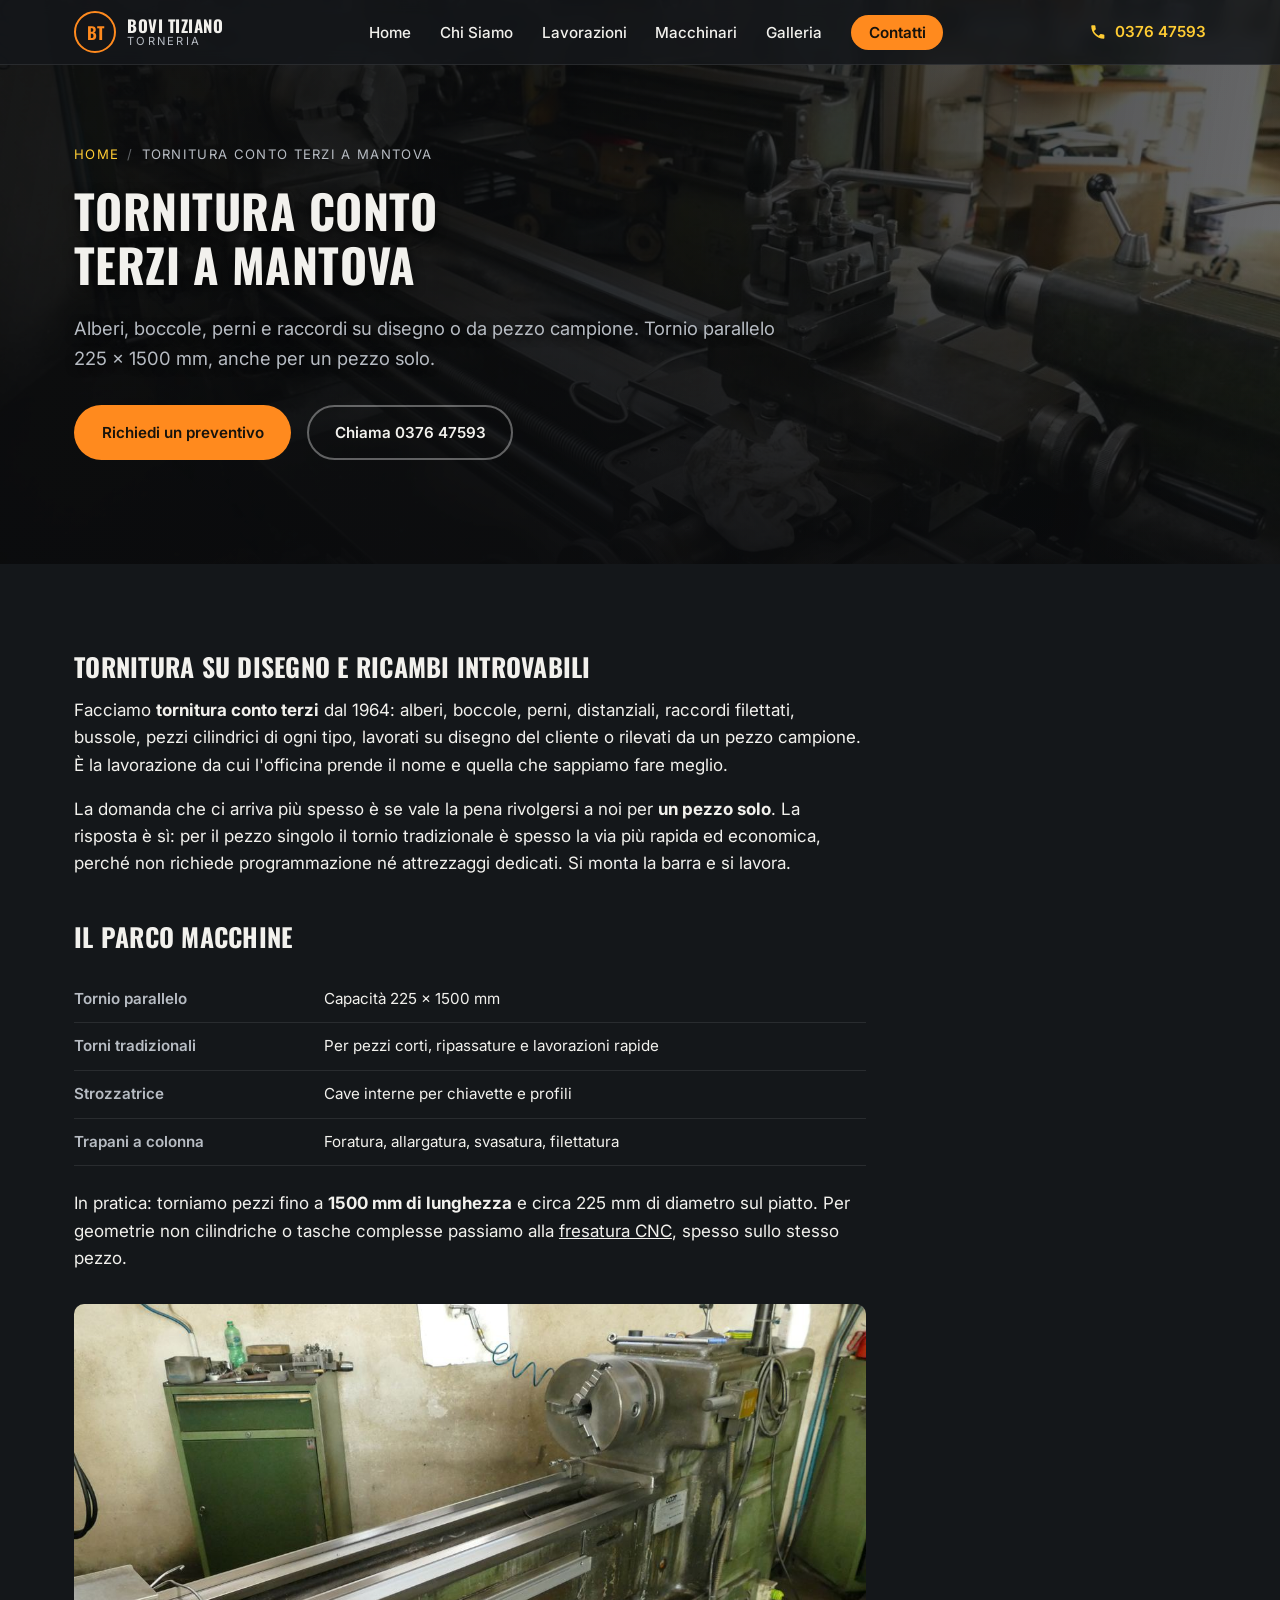
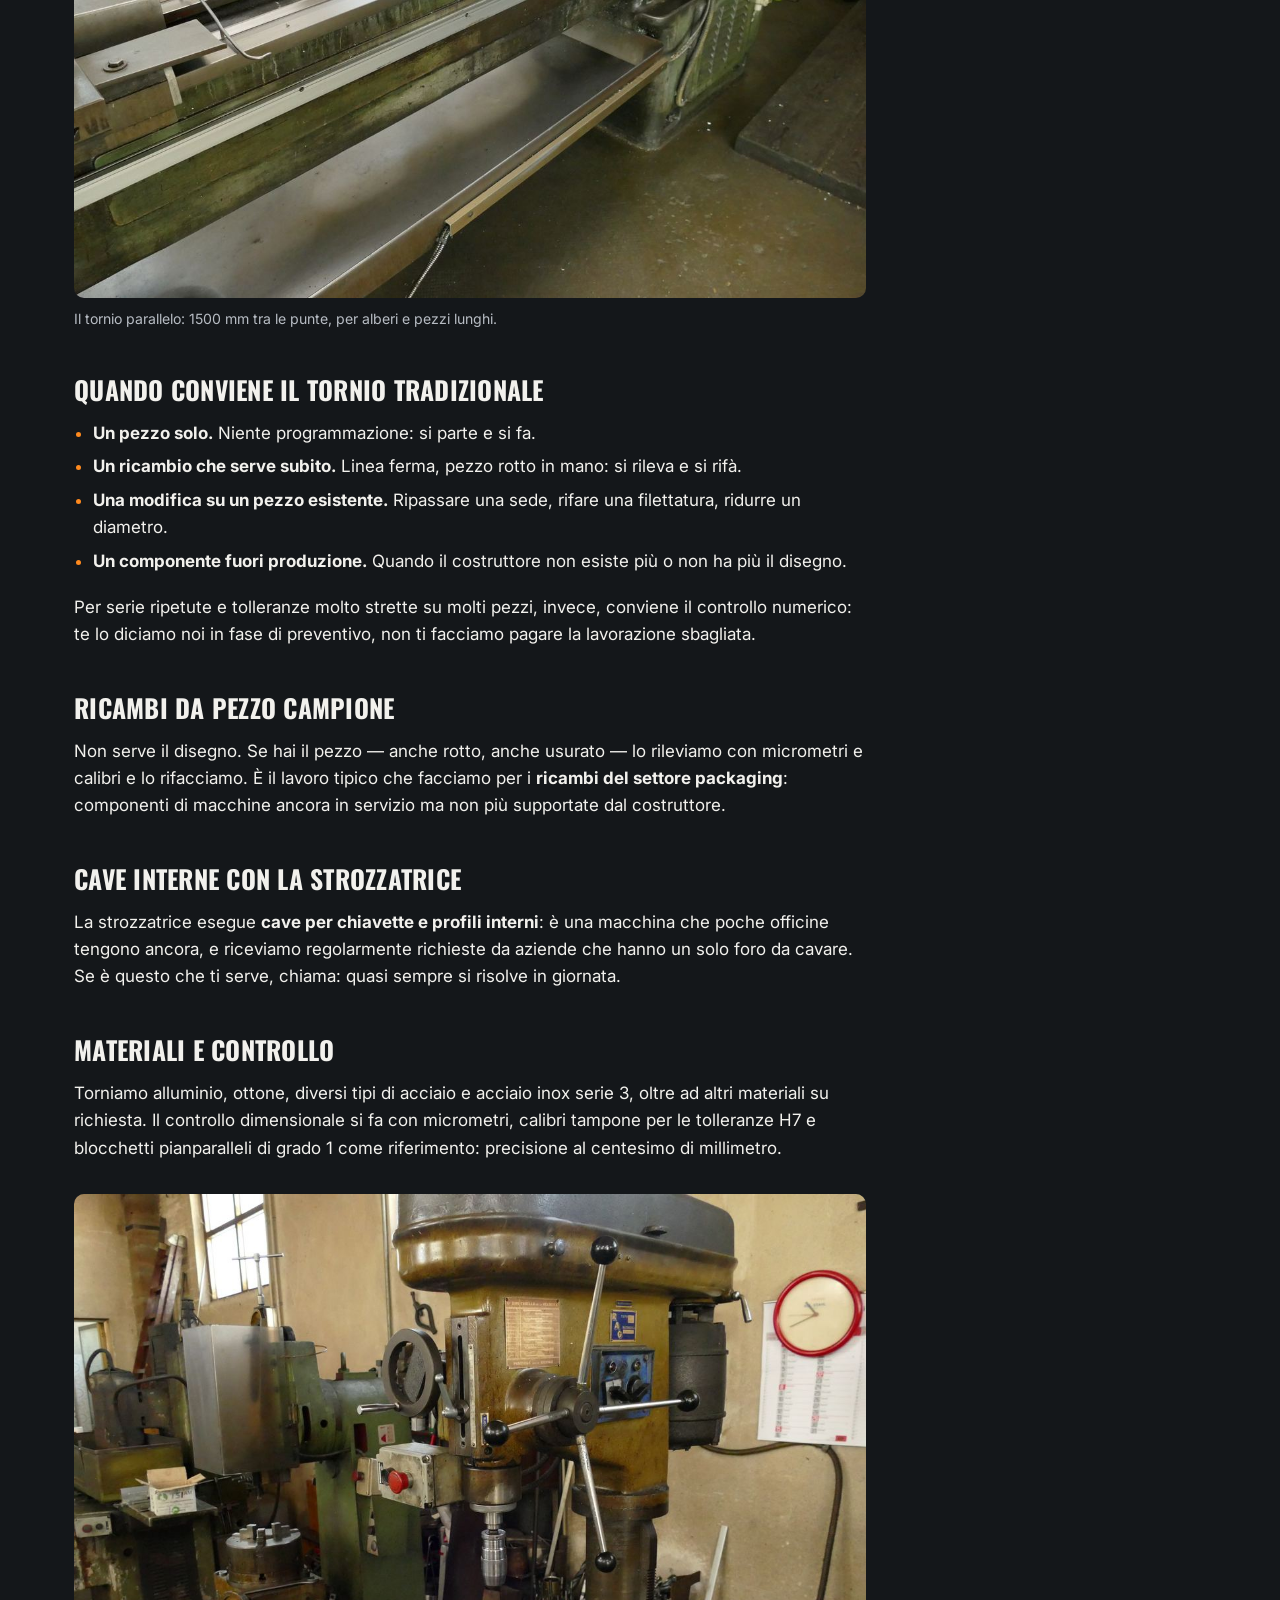
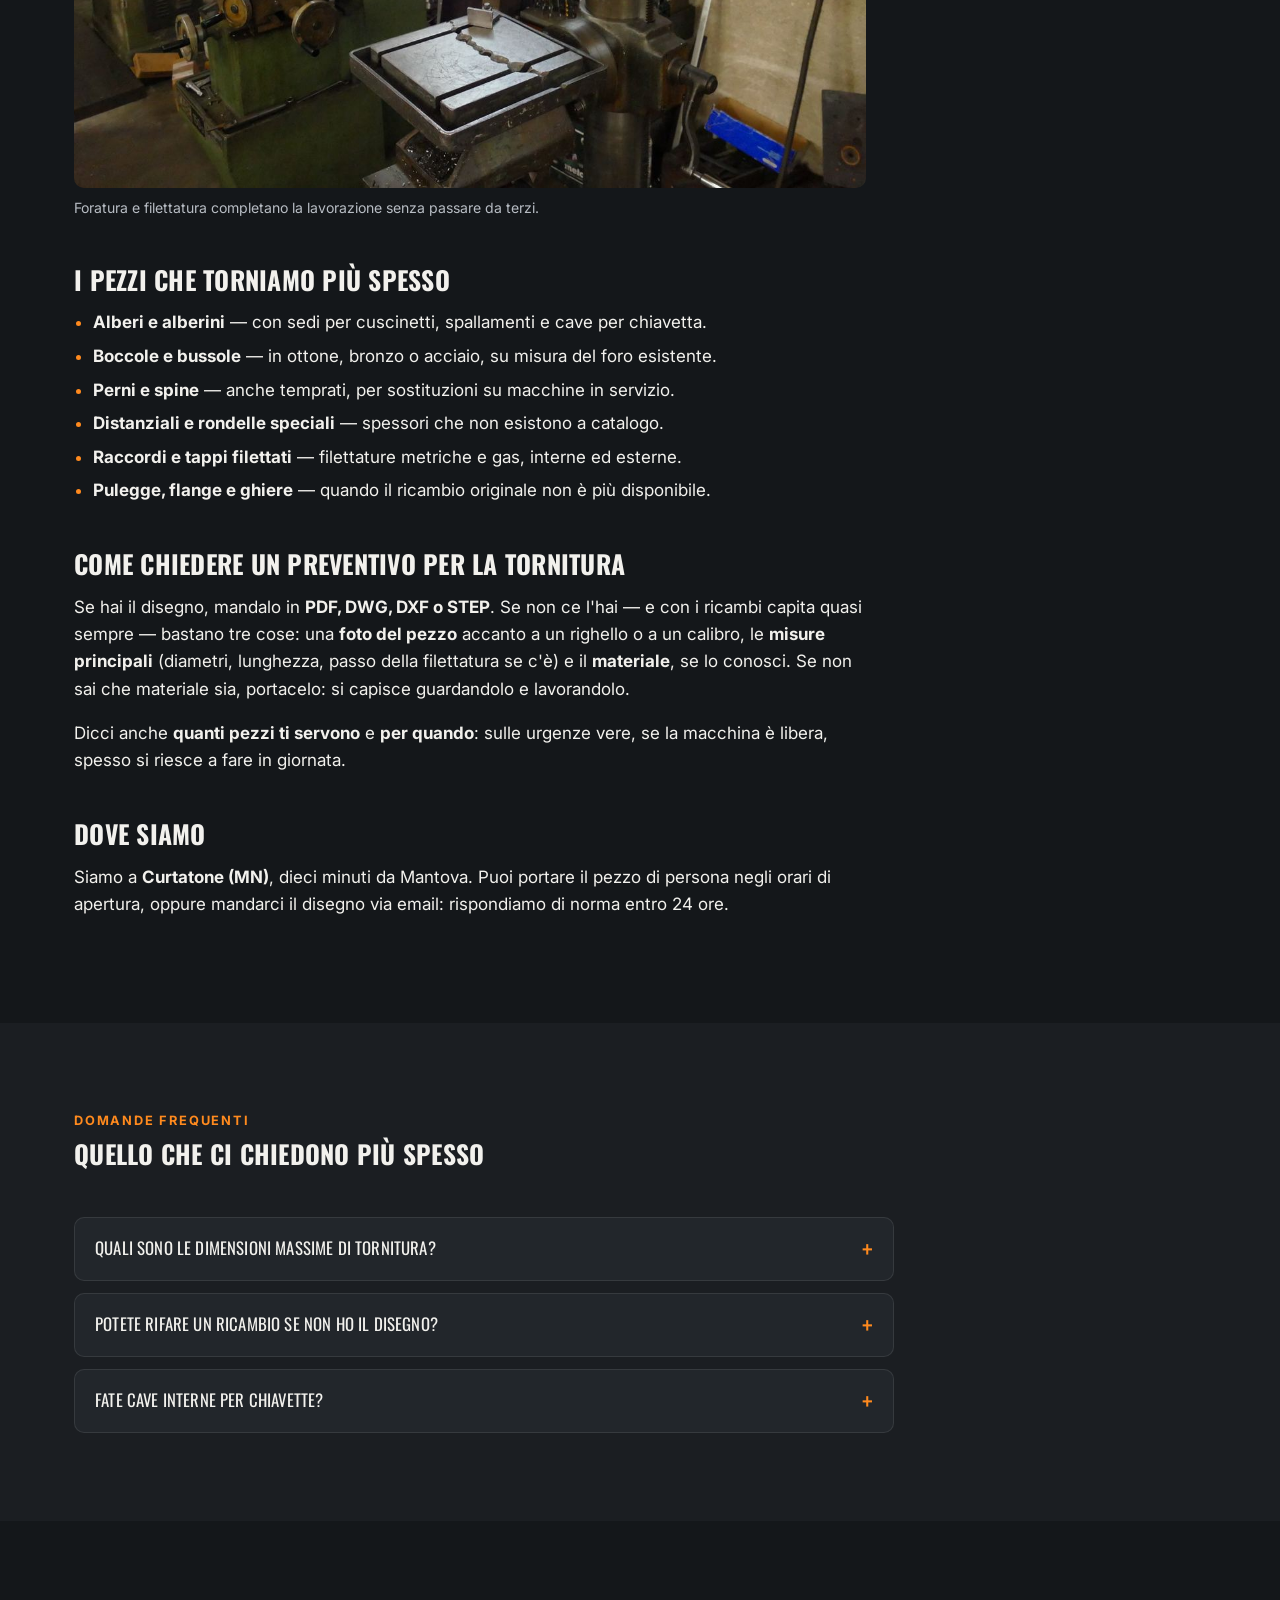
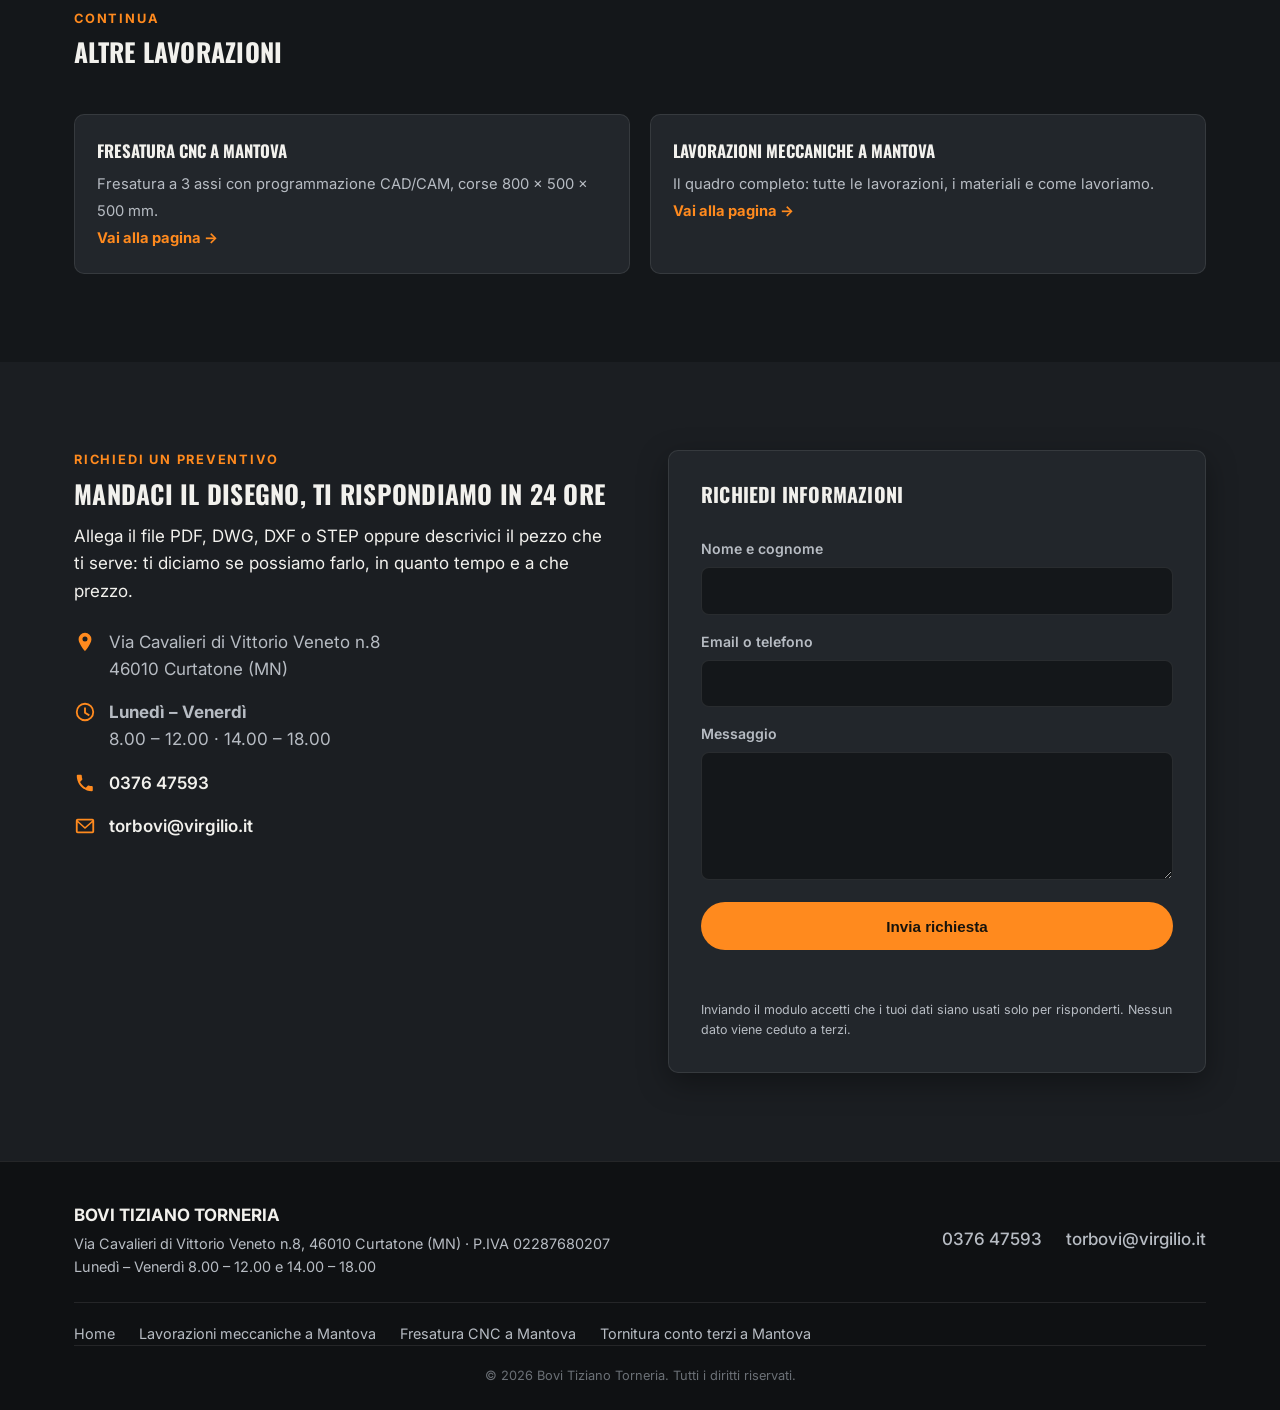
<file: tornitura-conto-terzi-mantova.html>
<!DOCTYPE html>
<html lang="it">
<head>
<meta charset="UTF-8">
<meta name="viewport" content="width=device-width, initial-scale=1.0">
<title>Tornitura conto terzi a Mantova — pezzi su disegno e ricambi | Bovi Tiziano Torneria</title>
<meta name="description" content="Tornitura conto terzi a Mantova: tornio parallelo 225 x 1500 mm, alberi, boccole e perni su disegno, ricambi rifatti da pezzo campione, cave interne con strozzatrice. Officina a Curtatone (MN) dal 1964.">
<link rel="canonical" href="https://www.torneriabovi.it/tornitura-conto-terzi-mantova.html">

<meta property="og:type" content="article">
<meta property="og:site_name" content="Bovi Tiziano Torneria">
<meta property="og:locale" content="it_IT">
<meta property="og:url" content="https://www.torneriabovi.it/tornitura-conto-terzi-mantova.html">
<meta property="og:title" content="Tornitura conto terzi a Mantova &mdash; Bovi Tiziano Torneria">
<meta property="og:description" content="Tornitura conto terzi a Mantova: tornio parallelo 225 x 1500 mm, alberi, boccole e perni su disegno, ricambi rifatti da pezzo campione, cave interne con strozzatrice. Officina a Curtatone (MN) dal 1964.">
<meta property="og:image" content="https://www.torneriabovi.it/images/og-cover.jpg">
<meta property="og:image:width" content="1200">
<meta property="og:image:height" content="630">
<meta name="twitter:card" content="summary_large_image">
<meta name="twitter:image" content="https://www.torneriabovi.it/images/og-cover.jpg">

<link rel="icon" href="data:image/svg+xml,%3Csvg xmlns='http://www.w3.org/2000/svg' viewBox='0 0 100 100'%3E%3Ccircle cx='50' cy='50' r='46' fill='%231a1d21'/%3E%3Ccircle cx='50' cy='50' r='46' fill='none' stroke='%23ff8a00' stroke-width='6'/%3E%3Ccircle cx='50' cy='50' r='16' fill='none' stroke='%23ff8a00' stroke-width='7'/%3E%3C/svg%3E">
<link rel="preconnect" href="https://fonts.googleapis.com">
<link rel="preconnect" href="https://fonts.gstatic.com" crossorigin>
<link href="https://fonts.googleapis.com/css2?family=Oswald:wght@500;600;700&family=Inter:wght@400;500;600;700&display=swap" rel="stylesheet">

<!-- Dati strutturati della pagina: scheda servizio, briciole di pane e domande
     frequenti. La scheda azienda completa sta nella home. -->
<script type="application/ld+json">
{
  "@context": "https://schema.org",
  "@graph": [
    {
      "@type": "WebPage",
      "@id": "https://www.torneriabovi.it/tornitura-conto-terzi-mantova.html#pagina",
      "url": "https://www.torneriabovi.it/tornitura-conto-terzi-mantova.html",
      "name": "Tornitura conto terzi a Mantova — pezzi su disegno e ricambi | Bovi Tiziano Torneria",
      "description": "Tornitura conto terzi a Mantova: tornio parallelo 225 x 1500 mm, alberi, boccole e perni su disegno, ricambi rifatti da pezzo campione, cave interne con strozzatrice. Officina a Curtatone (MN) dal 1964.",
      "inLanguage": "it-IT",
      "isPartOf": {
        "@id": "https://www.torneriabovi.it/#sito"
      },
      "about": {
        "@id": "https://www.torneriabovi.it/#azienda"
      },
      "primaryImageOfPage": "https://www.torneriabovi.it/images/macchinario-tornio-parallelo-1.jpg"
    },
    {
      "@type": "BreadcrumbList",
      "@id": "https://www.torneriabovi.it/tornitura-conto-terzi-mantova.html#briciole",
      "itemListElement": [
        {
          "@type": "ListItem",
          "position": 1,
          "name": "Home",
          "item": "https://www.torneriabovi.it/"
        },
        {
          "@type": "ListItem",
          "position": 2,
          "name": "Tornitura conto terzi a Mantova",
          "item": "https://www.torneriabovi.it/tornitura-conto-terzi-mantova.html"
        }
      ]
    },
    {
      "@type": "Service",
      "@id": "https://www.torneriabovi.it/tornitura-conto-terzi-mantova.html#servizio",
      "name": "Tornitura conto terzi",
      "description": "Tornitura conto terzi a Mantova su tornio parallelo 225 x 1500 mm: pezzi su disegno, ricambi da campione, cave interne con strozzatrice.",
      "serviceType": "Tornitura conto terzi",
      "provider": {
        "@type": "LocalBusiness",
        "@id": "https://www.torneriabovi.it/#azienda",
        "name": "Bovi Tiziano Torneria",
        "url": "https://www.torneriabovi.it/",
        "telephone": "+39037647593",
        "email": "torbovi@virgilio.it",
        "address": {
          "@type": "PostalAddress",
          "streetAddress": "Via Cavalieri di Vittorio Veneto 8",
          "postalCode": "46010",
          "addressLocality": "Curtatone",
          "addressRegion": "MN",
          "addressCountry": "IT"
        }
      },
      "areaServed": [
        {
          "@type": "City",
          "name": "Mantova"
        },
        {
          "@type": "AdministrativeArea",
          "name": "Provincia di Mantova"
        }
      ],
      "url": "https://www.torneriabovi.it/tornitura-conto-terzi-mantova.html"
    },
    {
      "@type": "FAQPage",
      "@id": "https://www.torneriabovi.it/tornitura-conto-terzi-mantova.html#faq",
      "mainEntity": [
        {
          "@type": "Question",
          "name": "Quali sono le dimensioni massime di tornitura?",
          "acceptedAnswer": {
            "@type": "Answer",
            "text": "Il tornio parallelo ha una capacità di 225 x 1500 mm: torniamo pezzi fino a 1500 mm di lunghezza."
          }
        },
        {
          "@type": "Question",
          "name": "Potete rifare un ricambio se non ho il disegno?",
          "acceptedAnswer": {
            "@type": "Answer",
            "text": "Sì. Se hai il pezzo, anche rotto o usurato, lo rileviamo con micrometri e calibri e lo rifacciamo. È il lavoro tipico che facciamo per i ricambi delle macchine da packaging."
          }
        },
        {
          "@type": "Question",
          "name": "Fate cave interne per chiavette?",
          "acceptedAnswer": {
            "@type": "Answer",
            "text": "Sì, con la strozzatrice per cave interne. È una lavorazione che poche officine tengono ancora in casa e la eseguiamo anche su un pezzo solo."
          }
        }
      ]
    }
  ]
}
</script>

<link rel="stylesheet" href="css/style.css">
</head>
<body>

<a class="skip-link" href="#contenuto">Vai al contenuto</a>

<header class="site-header" id="site-header">
  <div class="container header-inner">
    <a href="index.html" class="brand">
      <span class="brand-mark" aria-hidden="true">BT</span>
      <span class="brand-text">
        <strong>BOVI TIZIANO</strong>
        <small>TORNERIA</small>
      </span>
    </a>

    <nav class="main-nav" id="main-nav" aria-label="Menu principale">
      <ul>
        <li><a href="index.html">Home</a></li>
        <li><a href="index.html#chi-siamo">Chi Siamo</a></li>
        <li><a href="index.html#lavorazioni">Lavorazioni</a></li>
        <li><a href="index.html#macchinari">Macchinari</a></li>
        <li><a href="index.html#galleria">Galleria</a></li>
        <li><a href="#contatti" class="nav-cta">Contatti</a></li>
      </ul>
    </nav>

    <div class="header-actions">
      <a href="tel:+39037647593" class="phone-pill" aria-label="Chiama 0376 47593">
        <svg viewBox="0 0 24 24" width="18" height="18" aria-hidden="true"><path fill="currentColor" d="M6.6 10.8c1.4 2.7 3.6 4.9 6.3 6.3l2.1-2.1c.3-.3.7-.4 1-.2 1.1.4 2.3.6 3.5.6.6 0 1 .4 1 1V20c0 .6-.4 1-1 1C10.6 21 3 13.4 3 4c0-.6.4-1 1-1h3.5c.6 0 1 .4 1 1 0 1.2.2 2.4.6 3.5.1.4 0 .8-.2 1L6.6 10.8z"/></svg>
        <span>0376 47593</span>
      </a>
      <button class="menu-toggle" id="menu-toggle" aria-label="Apri menu" aria-expanded="false" aria-controls="main-nav">
        <span></span><span></span><span></span>
      </button>
    </div>
  </div>
</header>

<main id="contenuto">

  <section class="page-hero">
    <div class="hero-bg" style="background-image:url('images/macchinario-tornio-parallelo-1.jpg');" role="img" aria-label="Tornio parallelo tradizionale nell'officina Bovi Tiziano Torneria"></div>
    <div class="hero-overlay"></div>
    <div class="container">
      <ol class="breadcrumb">
        <li><a href="index.html">Home</a></li>
        <li>Tornitura conto terzi a Mantova</li>
      </ol>
      <h1>Tornitura conto terzi a Mantova</h1>
      <p class="hero-sub">Alberi, boccole, perni e raccordi su disegno o da pezzo campione. Tornio parallelo 225 x 1500 mm, anche per un pezzo solo.</p>
      <div class="hero-actions">
        <a href="#contatti" class="btn btn-primary">Richiedi un preventivo</a>
        <a href="tel:+39037647593" class="btn btn-ghost">Chiama 0376 47593</a>
      </div>
    </div>
  </section>

  <section class="section">
    <div class="container">
      <div class="prose reveal">
        <h2>Tornitura su disegno e ricambi introvabili</h2>
        <p>Facciamo <strong>tornitura conto terzi</strong> dal 1964: alberi, boccole, perni,
          distanziali, raccordi filettati, bussole, pezzi cilindrici di ogni tipo, lavorati su
          disegno del cliente o rilevati da un pezzo campione. &Egrave; la lavorazione da cui
          l&#39;officina prende il nome e quella che sappiamo fare meglio.</p>
        <p>La domanda che ci arriva pi&ugrave; spesso &egrave; se vale la pena rivolgersi a noi per
          <strong>un pezzo solo</strong>. La risposta &egrave; s&igrave;: per il pezzo singolo il
          tornio tradizionale &egrave; spesso la via pi&ugrave; rapida ed economica, perch&eacute;
          non richiede programmazione n&eacute; attrezzaggi dedicati. Si monta la barra e si lavora.</p>

        <h2>Il parco macchine</h2>
        <div class="spec-table-wrap">
          <table class="spec-table">
            <tbody>
              <tr><th>Tornio parallelo</th><td>Capacit&agrave; 225 &times; 1500 mm</td></tr>
              <tr><th>Torni tradizionali</th><td>Per pezzi corti, ripassature e lavorazioni rapide</td></tr>
              <tr><th>Strozzatrice</th><td>Cave interne per chiavette e profili</td></tr>
              <tr><th>Trapani a colonna</th><td>Foratura, allargatura, svasatura, filettatura</td></tr>
            </tbody>
          </table>
        </div>
        <p>In pratica: torniamo pezzi fino a <strong>1500 mm di lunghezza</strong> e circa
          225 mm di diametro sul piatto. Per geometrie non cilindriche o tasche complesse passiamo
          alla <a href="fresatura-cnc-mantova.html">fresatura CNC</a>, spesso sullo stesso pezzo.</p>

        <figure>
          <img src="images/macchinario-tornio-parallelo-2.jpg" alt="Tornio parallelo tradizionale durante la lavorazione di un pezzo" loading="lazy">
          <figcaption>Il tornio parallelo: 1500 mm tra le punte, per alberi e pezzi lunghi.</figcaption>
        </figure>

        <h2>Quando conviene il tornio tradizionale</h2>
        <ul>
          <li><strong>Un pezzo solo.</strong> Niente programmazione: si parte e si fa.</li>
          <li><strong>Un ricambio che serve subito.</strong> Linea ferma, pezzo rotto in mano: si rileva e si rif&agrave;.</li>
          <li><strong>Una modifica su un pezzo esistente.</strong> Ripassare una sede, rifare una filettatura, ridurre un diametro.</li>
          <li><strong>Un componente fuori produzione.</strong> Quando il costruttore non esiste pi&ugrave; o non ha pi&ugrave; il disegno.</li>
        </ul>
        <p>Per serie ripetute e tolleranze molto strette su molti pezzi, invece, conviene il
          controllo numerico: te lo diciamo noi in fase di preventivo, non ti facciamo pagare la
          lavorazione sbagliata.</p>

        <h2>Ricambi da pezzo campione</h2>
        <p>Non serve il disegno. Se hai il pezzo &mdash; anche rotto, anche usurato &mdash; lo
          rileviamo con micrometri e calibri e lo rifacciamo. &Egrave; il lavoro tipico che facciamo
          per i <strong>ricambi del settore packaging</strong>: componenti di macchine ancora in
          servizio ma non pi&ugrave; supportate dal costruttore.</p>

        <h2>Cave interne con la strozzatrice</h2>
        <p>La strozzatrice esegue <strong>cave per chiavette e profili interni</strong>: &egrave;
          una macchina che poche officine tengono ancora, e riceviamo regolarmente richieste da
          aziende che hanno un solo foro da cavare. Se &egrave; questo che ti serve, chiama: quasi
          sempre si risolve in giornata.</p>

        <h2>Materiali e controllo</h2>
        <p>Torniamo alluminio, ottone, diversi tipi di acciaio e acciaio inox serie 3, oltre ad
          altri materiali su richiesta. Il controllo dimensionale si fa con micrometri, calibri
          tampone per le tolleranze H7 e blocchetti pianparalleli di grado 1 come riferimento:
          precisione al centesimo di millimetro.</p>

        <figure>
          <img src="images/macchinario-trapano-colonna.jpg" alt="Trapano a colonna per forature e lavorazioni ausiliarie" loading="lazy">
          <figcaption>Foratura e filettatura completano la lavorazione senza passare da terzi.</figcaption>
        </figure>

        <h2>I pezzi che torniamo pi&ugrave; spesso</h2>
        <ul>
          <li><strong>Alberi e alberini</strong> &mdash; con sedi per cuscinetti, spallamenti e cave per chiavetta.</li>
          <li><strong>Boccole e bussole</strong> &mdash; in ottone, bronzo o acciaio, su misura del foro esistente.</li>
          <li><strong>Perni e spine</strong> &mdash; anche temprati, per sostituzioni su macchine in servizio.</li>
          <li><strong>Distanziali e rondelle speciali</strong> &mdash; spessori che non esistono a catalogo.</li>
          <li><strong>Raccordi e tappi filettati</strong> &mdash; filettature metriche e gas, interne ed esterne.</li>
          <li><strong>Pulegge, flange e ghiere</strong> &mdash; quando il ricambio originale non &egrave; pi&ugrave; disponibile.</li>
        </ul>

        <h2>Come chiedere un preventivo per la tornitura</h2>
        <p>Se hai il disegno, mandalo in <strong>PDF, DWG, DXF o STEP</strong>. Se non ce l&#39;hai
          &mdash; e con i ricambi capita quasi sempre &mdash; bastano tre cose: una
          <strong>foto del pezzo</strong> accanto a un righello o a un calibro, le
          <strong>misure principali</strong> (diametri, lunghezza, passo della filettatura se
          c&#39;&egrave;) e il <strong>materiale</strong>, se lo conosci. Se non sai che materiale
          sia, portacelo: si capisce guardandolo e lavorandolo.</p>
        <p>Dicci anche <strong>quanti pezzi ti servono</strong> e <strong>per quando</strong>:
          sulle urgenze vere, se la macchina &egrave; libera, spesso si riesce a fare in giornata.</p>

        <h2>Dove siamo</h2>
        <p>Siamo a <strong>Curtatone (MN)</strong>, dieci minuti da Mantova. Puoi portare il pezzo
          di persona negli orari di apertura, oppure mandarci il disegno via email: rispondiamo di
          norma entro 24 ore.</p>
      </div>
    </div>
  </section>

  <section class="section section-alt">
    <div class="container">
      <div class="section-head reveal">
        <p class="kicker">Domande frequenti</p>
        <h2>Quello che ci chiedono pi&ugrave; spesso</h2>
      </div>
      <div class="faq-list reveal">
        <details class="faq-item">
          <summary>Quali sono le dimensioni massime di tornitura?</summary>
          <p>Il tornio parallelo ha una capacità di 225 x 1500 mm: torniamo pezzi fino a 1500 mm di lunghezza.</p>
        </details>

        <details class="faq-item">
          <summary>Potete rifare un ricambio se non ho il disegno?</summary>
          <p>Sì. Se hai il pezzo, anche rotto o usurato, lo rileviamo con micrometri e calibri e lo rifacciamo. È il lavoro tipico che facciamo per i ricambi delle macchine da packaging.</p>
        </details>

        <details class="faq-item">
          <summary>Fate cave interne per chiavette?</summary>
          <p>Sì, con la strozzatrice per cave interne. È una lavorazione che poche officine tengono ancora in casa e la eseguiamo anche su un pezzo solo.</p>
        </details>
      </div>
    </div>
  </section>

  <section class="section">
    <div class="container">
      <div class="section-head reveal">
        <p class="kicker">Continua</p>
        <h2>Altre lavorazioni</h2>
      </div>
      <div class="cross-grid reveal">
        <a class="cross-card" href="fresatura-cnc-mantova.html">
          <strong>Fresatura CNC a Mantova</strong>
          <span>Fresatura a 3 assi con programmazione CAD/CAM, corse 800 x 500 x 500 mm.</span><br>
          <span class="arrow">Vai alla pagina &rarr;</span>
        </a>
        <a class="cross-card" href="lavorazioni-meccaniche-mantova.html">
          <strong>Lavorazioni meccaniche a Mantova</strong>
          <span>Il quadro completo: tutte le lavorazioni, i materiali e come lavoriamo.</span><br>
          <span class="arrow">Vai alla pagina &rarr;</span>
        </a>
      </div>
    </div>
  </section>

  <section id="contatti" class="section cta-band">
    <div class="container split split-contact">
      <div class="split-text reveal">
        <p class="kicker">Richiedi un preventivo</p>
        <h2>Mandaci il disegno, ti rispondiamo in 24 ore</h2>
        <p>Allega il file PDF, DWG, DXF o STEP oppure descrivici il pezzo che ti serve:
          ti diciamo se possiamo farlo, in quanto tempo e a che prezzo.</p>

        <ul class="contact-list">
          <li><svg viewBox="0 0 24 24" width="22" height="22" aria-hidden="true"><path fill="currentColor" d="M12 2a7 7 0 0 0-7 7c0 5.2 7 13 7 13s7-7.8 7-13a7 7 0 0 0-7-7zm0 9.5A2.5 2.5 0 1 1 12 6a2.5 2.5 0 0 1 0 5.5z"/></svg><span>Via Cavalieri di Vittorio Veneto n.8<br>46010 Curtatone (MN)</span></li>
          <li><svg viewBox="0 0 24 24" width="22" height="22" aria-hidden="true"><path fill="currentColor" d="M12 2a10 10 0 1 0 0 20 10 10 0 0 0 0-20zm0 18a8 8 0 1 1 0-16 8 8 0 0 1 0 16zm1-13h-2v6.4l5.2 3.1 1-1.7-4.2-2.5V7z"/></svg><span><strong>Luned&igrave; &ndash; Venerd&igrave;</strong><br>8.00 &ndash; 12.00 &middot; 14.00 &ndash; 18.00</span></li>
          <li><svg viewBox="0 0 24 24" width="22" height="22" aria-hidden="true"><path fill="currentColor" d="M6.6 10.8c1.4 2.7 3.6 4.9 6.3 6.3l2.1-2.1c.3-.3.7-.4 1-.2 1.1.4 2.3.6 3.5.6.6 0 1 .4 1 1V20c0 .6-.4 1-1 1C10.6 21 3 13.4 3 4c0-.6.4-1 1-1h3.5c.6 0 1 .4 1 1 0 1.2.2 2.4.6 3.5.1.4 0 .8-.2 1L6.6 10.8z"/></svg><a href="tel:+39037647593">0376 47593</a></li>
          <li><svg viewBox="0 0 24 24" width="22" height="22" aria-hidden="true"><path fill="currentColor" d="M4 4h16a2 2 0 0 1 2 2v12a2 2 0 0 1-2 2H4a2 2 0 0 1-2-2V6a2 2 0 0 1 2-2zm0 2v.01L12 13l8-6.99V6H4zm0 12h16V8.24l-8 6.99-8-6.99V18z"/></svg><a href="mailto:torbovi@virgilio.it">torbovi@virgilio.it</a></li>
        </ul>
      </div>

      <div class="split-media reveal">
        <form id="contact-form" class="contact-form" novalidate>
          <!-- Stessa chiave Web3Forms della home: vedi README.md, sezione 2 -->
          <input type="hidden" name="access_key" value="9c86e609-0ef0-4c03-8463-6ada2157b4fb">
          <input type="hidden" name="subject" value="Richiesta tornitura dal sito Bovi Tiziano Torneria">
          <input type="checkbox" name="botcheck" class="hp-field" tabindex="-1" autocomplete="off">

          <h3>Richiedi informazioni</h3>

          <label for="form-nome">Nome e cognome</label>
          <input type="text" id="form-nome" name="nome" required autocomplete="name">

          <label for="form-contatto">Email o telefono</label>
          <input type="text" id="form-contatto" name="contatto" required autocomplete="email">

          <label for="form-messaggio">Messaggio</label>
          <textarea id="form-messaggio" name="messaggio" rows="5" required></textarea>

          <button type="submit" class="btn btn-primary btn-block">Invia richiesta</button>

          <p class="form-status" id="form-status" role="status" aria-live="polite"></p>
          <p class="form-privacy">Inviando il modulo accetti che i tuoi dati siano usati
            solo per risponderti. Nessun dato viene ceduto a terzi.</p>
        </form>
      </div>
    </div>
  </section>

</main>

<footer class="site-footer">
  <div class="container footer-inner">
    <div>
      <strong>BOVI TIZIANO TORNERIA</strong>
      <p>Via Cavalieri di Vittorio Veneto n.8, 46010 Curtatone (MN) &middot; P.IVA 02287680207<br>
        Luned&igrave; &ndash; Venerd&igrave; 8.00 &ndash; 12.00 e 14.00 &ndash; 18.00</p>
    </div>
    <div class="footer-links">
      <a href="tel:+39037647593">0376 47593</a>
      <a href="mailto:torbovi@virgilio.it">torbovi@virgilio.it</a>
    </div>
  </div>
  <div class="container">
    <nav class="footer-pages" aria-label="Pagine del sito">
      <a href="index.html">Home</a>
      <a href="lavorazioni-meccaniche-mantova.html">Lavorazioni meccaniche a Mantova</a>
      <a href="fresatura-cnc-mantova.html">Fresatura CNC a Mantova</a>
      <a href="tornitura-conto-terzi-mantova.html">Tornitura conto terzi a Mantova</a>
    </nav>
    <p class="footer-copy">&copy; <span id="year"></span> Bovi Tiziano Torneria. Tutti i diritti riservati.</p>
  </div>
</footer>

<button id="back-to-top" class="back-to-top" aria-label="Torna in cima">&uarr;</button>

<script src="js/main.js"></script>
</body>
</html>
</file>
<file: css/style.css>
/* ==========================================================================
   Bovi Tiziano Torneria — stile
   ========================================================================== */

:root {
  --color-bg: #14171a;
  --color-bg-alt: #1b1e22;
  --color-surface: #22262b;
  --color-surface-2: #2a2f35;
  --color-border: rgba(255, 255, 255, 0.09);
  --color-text: #f2f1ed;
  --color-text-muted: #b7bcc3;
  --color-accent: #ff8a1e;
  --color-accent-dark: #d96f0f;
  --color-accent-2: #ffcc33;
  --font-head: "Oswald", "Arial Narrow", sans-serif;
  --font-body: "Inter", system-ui, -apple-system, "Segoe UI", sans-serif;
  --container: 1180px;
  --radius: 10px;
  --shadow: 0 10px 30px rgba(0, 0, 0, 0.35);
}

* { box-sizing: border-box; }

html { scroll-behavior: smooth; }

body {
  margin: 0;
  background: var(--color-bg);
  color: var(--color-text);
  font-family: var(--font-body);
  font-size: 17px;
  line-height: 1.6;
  -webkit-font-smoothing: antialiased;
}

h1, h2, h3 {
  font-family: var(--font-head);
  text-transform: uppercase;
  letter-spacing: 0.01em;
  line-height: 1.15;
  margin: 0 0 0.6em;
}

p { margin: 0 0 1em; }

a { color: inherit; }

img { max-width: 100%; display: block; }

.container {
  width: 100%;
  max-width: var(--container);
  margin: 0 auto;
  padding: 0 1.5rem;
}

.skip-link {
  position: absolute;
  left: -999px;
  top: 0;
  background: var(--color-accent);
  color: #14171a;
  padding: 0.75rem 1.25rem;
  z-index: 999;
  font-weight: 600;
}
.skip-link:focus { left: 1rem; top: 1rem; }

/* ---------- Buttons ---------- */
.btn {
  display: inline-block;
  padding: 0.85rem 1.6rem;
  border-radius: 999px;
  font-weight: 600;
  text-decoration: none;
  border: 2px solid transparent;
  transition: transform 0.15s ease, background 0.2s ease, border-color 0.2s ease;
  cursor: pointer;
  font-size: 0.95rem;
}
.btn:hover { transform: translateY(-2px); }
.btn-primary {
  background: var(--color-accent);
  color: #17130c;
}
.btn-primary:hover { background: var(--color-accent-2); }
.btn-ghost {
  background: transparent;
  border-color: rgba(255, 255, 255, 0.35);
  color: var(--color-text);
}
.btn-ghost:hover { border-color: var(--color-accent); color: var(--color-accent-2); }
.btn-block { width: 100%; text-align: center; }

/* ---------- Header ---------- */
.site-header {
  position: fixed;
  top: 0;
  left: 0;
  right: 0;
  z-index: 100;
  background: rgba(20, 23, 26, 0.85);
  backdrop-filter: blur(8px);
  border-bottom: 1px solid var(--color-border);
}
.header-inner {
  display: flex;
  align-items: center;
  justify-content: space-between;
  gap: 1rem;
  padding: 0.7rem 1.5rem;
}
.brand {
  display: flex;
  align-items: center;
  gap: 0.7rem;
  text-decoration: none;
  color: var(--color-text);
}
.brand-mark {
  display: grid;
  place-items: center;
  width: 42px;
  height: 42px;
  border-radius: 50%;
  border: 2px solid var(--color-accent);
  font-family: var(--font-head);
  font-weight: 600;
  color: var(--color-accent);
  flex-shrink: 0;
}
.brand-text { display: flex; flex-direction: column; line-height: 1.1; }
.brand-text strong {
  font-family: var(--font-head);
  font-size: 1.05rem;
  letter-spacing: 0.03em;
}
.brand-text small {
  font-size: 0.7rem;
  letter-spacing: 0.2em;
  color: var(--color-text-muted);
}

.main-nav ul {
  display: flex;
  gap: 1.8rem;
  list-style: none;
  margin: 0;
  padding: 0;
}
.main-nav a {
  text-decoration: none;
  font-weight: 500;
  font-size: 0.95rem;
  color: var(--color-text);
  position: relative;
  padding: 0.3rem 0;
}
.main-nav a::after {
  content: "";
  position: absolute;
  left: 0; right: 0; bottom: -4px;
  height: 2px;
  background: var(--color-accent);
  transform: scaleX(0);
  transform-origin: left;
  transition: transform 0.2s ease;
}
.main-nav a:hover::after { transform: scaleX(1); }
.main-nav a.nav-cta {
  background: var(--color-accent);
  color: #17130c;
  padding: 0.5rem 1.1rem;
  border-radius: 999px;
  font-weight: 600;
}
.main-nav a.nav-cta::after { display: none; }

.header-actions { display: flex; align-items: center; gap: 1rem; }
.phone-pill {
  display: flex;
  align-items: center;
  gap: 0.5rem;
  text-decoration: none;
  color: var(--color-accent-2);
  font-weight: 600;
  white-space: nowrap;
  font-size: 0.95rem;
}

.menu-toggle {
  display: none;
  flex-direction: column;
  justify-content: center;
  gap: 5px;
  width: 40px;
  height: 40px;
  background: transparent;
  border: 1px solid var(--color-border);
  border-radius: 8px;
  cursor: pointer;
}
.menu-toggle span {
  display: block;
  height: 2px;
  margin: 0 7px;
  background: var(--color-text);
  transition: transform 0.2s ease, opacity 0.2s ease;
}
.menu-toggle[aria-expanded="true"] span:nth-child(1) { transform: translateY(7px) rotate(45deg); }
.menu-toggle[aria-expanded="true"] span:nth-child(2) { opacity: 0; }
.menu-toggle[aria-expanded="true"] span:nth-child(3) { transform: translateY(-7px) rotate(-45deg); }

/* ---------- Hero ---------- */
.hero {
  position: relative;
  min-height: 100vh;
  display: flex;
  align-items: center;
  overflow: hidden;
}
.hero-bg {
  position: absolute;
  inset: 0;
  background-size: cover;
  background-position: center;
  transform: scale(1.05);
}
/* Velo scuro tenuto volutamente leggero: la foto dell'officina deve restare
   riconoscibile. La leggibilita' del testo e' garantita dal gradiente laterale
   (piu' denso solo dietro al blocco di testo) e dal text-shadow su .hero-content. */
.hero-overlay {
  position: absolute;
  inset: 0;
  background:
    linear-gradient(100deg, rgba(10,11,13,0.85) 0%, rgba(10,11,13,0.6) 42%, rgba(10,11,13,0.15) 100%),
    linear-gradient(0deg, rgba(10,11,13,0.75), rgba(10,11,13,0.05) 45%);
}
.hero-content {
  position: relative;
  z-index: 2;
  padding-top: 6rem;
  padding-bottom: 4rem;
  max-width: 780px;
  text-shadow: 0 2px 12px rgba(0, 0, 0, 0.75);
}
.eyebrow {
  color: var(--color-accent-2);
  text-transform: uppercase;
  letter-spacing: 0.12em;
  font-size: 0.85rem;
  font-weight: 600;
  margin-bottom: 1rem;
}
.hero h1 {
  font-size: clamp(2.2rem, 5vw, 3.4rem);
  margin-bottom: 0.5em;
}
.hero-sub {
  font-size: 1.15rem;
  color: var(--color-text-muted);
  max-width: 620px;
}
.hero-actions {
  display: flex;
  flex-wrap: wrap;
  gap: 1rem;
  margin: 2rem 0 3rem;
}
/* I bottoni hanno gia' il loro sfondo pieno: l'ombra ereditata da .hero-content
   sporcherebbe il testo scuro del CTA arancione. */
.hero-actions .btn { text-shadow: none; }
.hero-stats {
  display: flex;
  gap: 2.5rem;
  list-style: none;
  padding: 1.5rem 0 0;
  margin: 0;
  border-top: 1px solid rgba(255, 255, 255, 0.15);
  flex-wrap: wrap;
}
.hero-stats li { display: flex; flex-direction: column; }
.hero-stats strong {
  font-family: var(--font-head);
  font-size: 1.8rem;
  color: var(--color-accent);
}
.hero-stats span { color: var(--color-text-muted); font-size: 0.85rem; }

/* ---------- Sections ---------- */
.section { padding: 5.5rem 0; }
.section-alt { background: var(--color-bg-alt); }
.kicker {
  color: var(--color-accent);
  text-transform: uppercase;
  letter-spacing: 0.14em;
  font-weight: 700;
  font-size: 0.8rem;
  margin-bottom: 0.6em;
}
.section-head { max-width: 700px; margin-bottom: 3rem; }
.section-lead { color: var(--color-text-muted); font-size: 1.05rem; }

.split {
  display: grid;
  grid-template-columns: 1fr 1fr;
  gap: 3.5rem;
  align-items: center;
}
.split-media img {
  border-radius: var(--radius);
  box-shadow: var(--shadow);
  width: 100%;
  aspect-ratio: 4 / 3;
  object-fit: cover;
}
.check-list {
  list-style: none;
  padding: 0;
  margin: 1.5rem 0 0;
  display: flex;
  flex-direction: column;
  gap: 0.7rem;
}
.check-list li {
  padding-left: 1.8rem;
  position: relative;
  color: var(--color-text-muted);
}
.check-list li::before {
  content: "";
  position: absolute;
  left: 0;
  top: 0.35em;
  width: 14px;
  height: 14px;
  border-radius: 3px;
  background: var(--color-accent);
}

/* ---------- Cards (Lavorazioni) ---------- */
.card-grid {
  display: grid;
  grid-template-columns: repeat(4, 1fr);
  gap: 1.5rem;
}
.card {
  background: var(--color-surface);
  border: 1px solid var(--color-border);
  border-radius: var(--radius);
  padding: 2rem 1.6rem;
  transition: transform 0.2s ease, border-color 0.2s ease;
}
.card:hover { transform: translateY(-6px); border-color: var(--color-accent); }
.card-icon {
  width: 52px;
  height: 52px;
  color: var(--color-accent);
  margin-bottom: 1.2rem;
}
.card h3 { font-size: 1.15rem; margin-bottom: 0.5em; }
.card p { color: var(--color-text-muted); font-size: 0.95rem; margin: 0; }

/* ---------- Officina in azione (banda immagine) ---------- */
.media-wrap {
  border-radius: var(--radius);
  overflow: hidden;
  box-shadow: var(--shadow);
  border: 1px solid var(--color-border);
  line-height: 0;
}
.media-wrap img {
  width: 100%;
  max-height: 560px;
  object-fit: cover;
  background: #000;
}

/* ---------- Machine grid ---------- */
.machine-grid {
  display: grid;
  grid-template-columns: repeat(3, 1fr);
  gap: 1.5rem;
}
.machine-card {
  margin: 0;
  background: var(--color-surface);
  border: 1px solid var(--color-border);
  border-radius: var(--radius);
  overflow: hidden;
}
.machine-card img {
  width: 100%;
  aspect-ratio: 4 / 3;
  object-fit: cover;
}
.machine-card figcaption {
  padding: 1rem 1.2rem 1.3rem;
  display: flex;
  flex-direction: column;
  gap: 0.2rem;
}
.machine-card figcaption strong { font-family: var(--font-head); letter-spacing: 0.02em; }
.machine-card figcaption span { color: var(--color-text-muted); font-size: 0.88rem; }

/* ---------- Gallery ---------- */
.gallery-grid {
  display: grid;
  grid-template-columns: repeat(4, 1fr);
  gap: 1rem;
}
.gallery-item {
  padding: 0;
  border: 1px solid var(--color-border);
  border-radius: var(--radius);
  overflow: hidden;
  background: var(--color-surface);
  cursor: zoom-in;
}
.gallery-item img {
  width: 100%;
  aspect-ratio: 1 / 1;
  object-fit: cover;
  transition: transform 0.3s ease;
}
.gallery-item:hover img { transform: scale(1.08); }

/* ---------- Contact ---------- */
/* Domande frequenti
   -------------------------------------------------------------------------- */
.faq-list {
  max-width: 820px;
  display: grid;
  gap: 0.75rem;
}

.faq-item {
  background: var(--color-surface);
  border: 1px solid var(--color-border);
  border-radius: var(--radius);
  padding: 0 1.25rem;
}

.faq-item[open] { border-color: var(--color-accent); }

.faq-item summary {
  cursor: pointer;
  list-style: none;
  padding: 1.1rem 2rem 1.1rem 0;
  position: relative;
  font-family: var(--font-head);
  font-size: 1.05rem;
  letter-spacing: 0.01em;
  text-transform: uppercase;
}

.faq-item summary::-webkit-details-marker { display: none; }

.faq-item summary::after {
  content: "+";
  position: absolute;
  right: 0;
  top: 50%;
  transform: translateY(-50%);
  color: var(--color-accent);
  font-size: 1.6rem;
  line-height: 1;
}

.faq-item[open] summary::after { content: "\2013"; }

.faq-item summary:hover { color: var(--color-accent-2); }

.faq-item summary:focus-visible {
  outline: 2px solid var(--color-accent);
  outline-offset: 3px;
}

.faq-item p {
  color: var(--color-text-muted);
  margin: 0 0 1.2rem;
  font-size: 0.97rem;
}

.split-contact { align-items: start; }
.contact-list {
  list-style: none;
  padding: 0;
  margin: 1.8rem 0;
  display: flex;
  flex-direction: column;
  gap: 1rem;
}
.contact-list li {
  display: flex;
  align-items: flex-start;
  gap: 0.8rem;
  color: var(--color-text-muted);
}
.contact-list svg { color: var(--color-accent); flex-shrink: 0; margin-top: 2px; }
.contact-list a { text-decoration: none; color: var(--color-text); font-weight: 600; }
.contact-list a:hover { color: var(--color-accent-2); }

.map-embed {
  border-radius: var(--radius);
  overflow: hidden;
  border: 1px solid var(--color-border);
}
.map-embed iframe { width: 100%; height: 260px; border: 0; display: block; }

.contact-form {
  background: var(--color-surface);
  border: 1px solid var(--color-border);
  border-radius: var(--radius);
  padding: 2rem;
  display: flex;
  flex-direction: column;
  box-shadow: var(--shadow);
}
.contact-form h3 { margin-bottom: 1rem; }
.contact-form label {
  font-size: 0.88rem;
  font-weight: 600;
  margin: 1rem 0 0.4rem;
  color: var(--color-text-muted);
}
.contact-form input[type="text"],
.contact-form textarea {
  background: var(--color-bg);
  border: 1px solid var(--color-border);
  border-radius: 8px;
  padding: 0.8rem 1rem;
  color: var(--color-text);
  font-family: inherit;
  font-size: 1rem;
  resize: vertical;
}
.contact-form input[type="text"]:focus,
.contact-form textarea:focus {
  outline: none;
  border-color: var(--color-accent);
}
.contact-form button { margin-top: 1.4rem; }
.hp-field { position: absolute; left: -9999px; opacity: 0; }
.form-status { min-height: 1.3em; margin: 0.9rem 0 0; font-weight: 600; }
.form-status.ok { color: #6fd18a; }
.form-status.err { color: #ff7a7a; }
.form-privacy {
  font-size: 0.78rem;
  color: var(--color-text-muted);
  margin: 0.8rem 0 0;
}

/* ---------- Footer ---------- */
.site-footer {
  background: #0f1113;
  padding: 2.5rem 0 1.5rem;
  border-top: 1px solid var(--color-border);
}
.footer-inner {
  display: flex;
  justify-content: space-between;
  align-items: center;
  flex-wrap: wrap;
  gap: 1rem;
  margin-bottom: 1.5rem;
}
.footer-inner p { margin: 0.2rem 0 0; color: var(--color-text-muted); font-size: 0.9rem; }
.footer-links { display: flex; gap: 1.5rem; }
.footer-links a { text-decoration: none; color: var(--color-text-muted); font-weight: 500; }
.footer-links a:hover { color: var(--color-accent-2); }
.footer-copy {
  text-align: center;
  color: #6b7076;
  font-size: 0.8rem;
  border-top: 1px solid var(--color-border);
  padding-top: 1.2rem;
  margin: 0;
}

/* ---------- Back to top ---------- */
.back-to-top {
  position: fixed;
  right: 1.5rem;
  bottom: 1.5rem;
  width: 46px;
  height: 46px;
  border-radius: 50%;
  background: var(--color-accent);
  color: #17130c;
  border: none;
  font-size: 1.2rem;
  cursor: pointer;
  box-shadow: var(--shadow);
  opacity: 0;
  visibility: hidden;
  transform: translateY(10px);
  transition: all 0.25s ease;
  z-index: 90;
}
.back-to-top.visible { opacity: 1; visibility: visible; transform: translateY(0); }

/* ---------- Lightbox ---------- */
.lightbox {
  position: fixed;
  inset: 0;
  background: rgba(10, 11, 13, 0.92);
  z-index: 200;
  display: flex;
  align-items: center;
  justify-content: center;
  padding: 2rem;
}
.lightbox[hidden] { display: none; }
.lightbox img { max-width: 100%; max-height: 90vh; border-radius: 8px; }
.lightbox-close {
  position: absolute;
  top: 1.2rem;
  right: 1.5rem;
  background: transparent;
  border: none;
  color: #fff;
  font-size: 2.4rem;
  line-height: 1;
  cursor: pointer;
}

/* ---------- Pagine di approfondimento ----------
   Testata piu' bassa dell'hero della home: qui il contenuto conta piu' della foto. */
.page-hero {
  position: relative;
  overflow: hidden;
  padding: 9rem 0 3.5rem;
}
.page-hero .hero-bg { transform: scale(1.03); }
.page-hero .hero-overlay {
  background:
    linear-gradient(100deg, rgba(10,11,13,0.92) 0%, rgba(10,11,13,0.78) 50%, rgba(10,11,13,0.45) 100%),
    linear-gradient(0deg, rgba(10,11,13,0.85), rgba(10,11,13,0.25) 60%);
}
.page-hero .container { position: relative; z-index: 2; }
.page-hero h1 {
  font-size: clamp(1.9rem, 4.2vw, 2.9rem);
  max-width: 18ch;
  margin-bottom: 0.5em;
  text-shadow: 0 2px 12px rgba(0, 0, 0, 0.75);
}
.page-hero .hero-sub { max-width: 60ch; text-shadow: 0 2px 10px rgba(0, 0, 0, 0.7); }

.breadcrumb {
  list-style: none;
  display: flex;
  flex-wrap: wrap;
  gap: 0.5rem;
  padding: 0;
  margin: 0 0 1.2rem;
  font-size: 0.82rem;
  text-transform: uppercase;
  letter-spacing: 0.1em;
  color: var(--color-text-muted);
}
.breadcrumb a { color: var(--color-accent-2); text-decoration: none; }
.breadcrumb a:hover { text-decoration: underline; }
.breadcrumb li + li::before { content: "/"; margin-right: 0.5rem; opacity: 0.5; }

/* Colonna di testo lungo: e' il contenuto che fa posizionare queste pagine. */
.prose { max-width: 72ch; }
.prose h2 {
  font-size: 1.6rem;
  margin-top: 2.8rem;
}
.prose h2:first-child { margin-top: 0; }
.prose h3 {
  font-size: 1.15rem;
  color: var(--color-accent-2);
  margin-top: 1.8rem;
  margin-bottom: 0.4em;
}
.prose ul { padding-left: 1.2rem; margin: 0 0 1.2rem; }
.prose li { margin-bottom: 0.4rem; }
.prose li::marker { color: var(--color-accent); }
.prose strong { color: var(--color-text); }
.prose figure { margin: 2rem 0; }
.prose figure img { border-radius: var(--radius); }
.prose figcaption {
  color: var(--color-text-muted);
  font-size: 0.88rem;
  margin-top: 0.6rem;
}

/* Il processo di lavoro e' una vera sequenza: la numerazione dice qualcosa. */
.steps-flow {
  list-style: none;
  counter-reset: passo;
  padding: 0;
  margin: 1.5rem 0 0;
  display: grid;
  gap: 1px;
  background: var(--color-border);
  border: 1px solid var(--color-border);
  border-radius: var(--radius);
  overflow: hidden;
}
.steps-flow li {
  counter-increment: passo;
  background: var(--color-surface);
  padding: 1.1rem 1.3rem 1.1rem 3.6rem;
  position: relative;
  margin: 0;
}
.steps-flow li::before {
  content: counter(passo);
  position: absolute;
  left: 1.3rem;
  top: 1.1rem;
  font-family: var(--font-head);
  font-size: 1.1rem;
  font-weight: 700;
  color: var(--color-accent);
}
.steps-flow strong { display: block; }
.steps-flow span { color: var(--color-text-muted); font-size: 0.95rem; }

.spec-table-wrap { overflow-x: auto; margin: 1.5rem 0; }
.spec-table {
  border-collapse: collapse;
  width: 100%;
  min-width: 420px;
  font-size: 0.95rem;
}
.spec-table th,
.spec-table td {
  text-align: left;
  padding: 0.7rem 1rem 0.7rem 0;
  border-bottom: 1px solid var(--color-border);
  vertical-align: top;
}
.spec-table th {
  color: var(--color-text-muted);
  font-weight: 600;
  white-space: nowrap;
  padding-right: 2rem;
}

/* Rimandi alle altre pagine di approfondimento */
.cross-grid {
  display: grid;
  grid-template-columns: repeat(auto-fit, minmax(250px, 1fr));
  gap: 1.2rem;
  margin-top: 1.5rem;
}
.cross-card {
  display: block;
  background: var(--color-surface);
  border: 1px solid var(--color-border);
  border-radius: var(--radius);
  padding: 1.4rem;
  text-decoration: none;
  transition: transform 0.2s ease, border-color 0.2s ease;
}
.cross-card:hover { transform: translateY(-4px); border-color: var(--color-accent); }
.cross-card strong {
  font-family: var(--font-head);
  text-transform: uppercase;
  font-size: 1.05rem;
  display: block;
  margin-bottom: 0.3em;
}
.cross-card span { color: var(--color-text-muted); font-size: 0.92rem; }
.cross-card .arrow { color: var(--color-accent); font-weight: 700; }

/* Fascia contatti in fondo alle pagine di approfondimento */
.cta-band { background: var(--color-bg-alt); }
.cta-band .split { align-items: start; }
.cta-band .contact-list { margin-top: 1.5rem; }

/* Link "Approfondisci" dentro le schede delle lavorazioni in home */
.card-more {
  display: inline-block;
  margin-top: 0.9rem;
  color: var(--color-accent);
  font-weight: 600;
  font-size: 0.92rem;
  text-decoration: none;
}
.card-more:hover { color: var(--color-accent-2); text-decoration: underline; }

/* Elenco pagine nel footer */
.footer-pages {
  border-top: 1px solid var(--color-border);
  margin-top: 1.5rem;
  padding-top: 1.2rem;
  display: flex;
  flex-wrap: wrap;
  gap: 0.5rem 1.5rem;
  font-size: 0.9rem;
}
.footer-pages a { color: var(--color-text-muted); text-decoration: none; }
.footer-pages a:hover { color: var(--color-accent); }

@media (max-width: 640px) {
  .page-hero { padding: 7rem 0 2.5rem; }
}

/* ---------- Scroll reveal ---------- */
.reveal {
  opacity: 0;
  transform: translateY(24px);
  transition: opacity 0.6s ease, transform 0.6s ease;
}
.reveal.is-visible { opacity: 1; transform: translateY(0); }

@media (prefers-reduced-motion: reduce) {
  .reveal { opacity: 1; transform: none; transition: none; }
  html { scroll-behavior: auto; }
}

/* ---------- Responsive ---------- */
@media (max-width: 980px) {
  .card-grid { grid-template-columns: repeat(2, 1fr); }
  .machine-grid { grid-template-columns: repeat(2, 1fr); }
  .gallery-grid { grid-template-columns: repeat(3, 1fr); }
}

@media (max-width: 860px) {
  .main-nav {
    position: fixed;
    top: 68px;
    left: 0;
    right: 0;
    background: var(--color-bg-alt);
    border-bottom: 1px solid var(--color-border);
    transform: translateY(-120%);
    transition: transform 0.25s ease;
  }
  .main-nav.open { transform: translateY(0); }
  .main-nav ul {
    flex-direction: column;
    gap: 0;
    padding: 1rem 1.5rem 1.5rem;
  }
  .main-nav li { border-bottom: 1px solid var(--color-border); }
  .main-nav a { display: block; padding: 0.9rem 0; }
  .main-nav a.nav-cta { display: inline-block; margin: 0.8rem 0; }
  .menu-toggle { display: flex; }
  .phone-pill span { display: none; }

  .split { grid-template-columns: 1fr; }
  .split-media { order: -1; }

  /* Su schermo stretto il testo copre tutta la larghezza: serve piu' velo
     per mantenere il contrasto. */
  .hero-overlay {
    background:
      linear-gradient(100deg, rgba(10,11,13,0.85) 0%, rgba(10,11,13,0.7) 60%, rgba(10,11,13,0.5) 100%),
      linear-gradient(0deg, rgba(10,11,13,0.8), rgba(10,11,13,0.2) 50%);
  }
}

@media (max-width: 640px) {
  .card-grid { grid-template-columns: 1fr; }
  .machine-grid { grid-template-columns: 1fr; }
  .gallery-grid { grid-template-columns: repeat(2, 1fr); }
  .hero-stats { gap: 1.5rem; }
  .section { padding: 3.5rem 0; }
}
</file>
